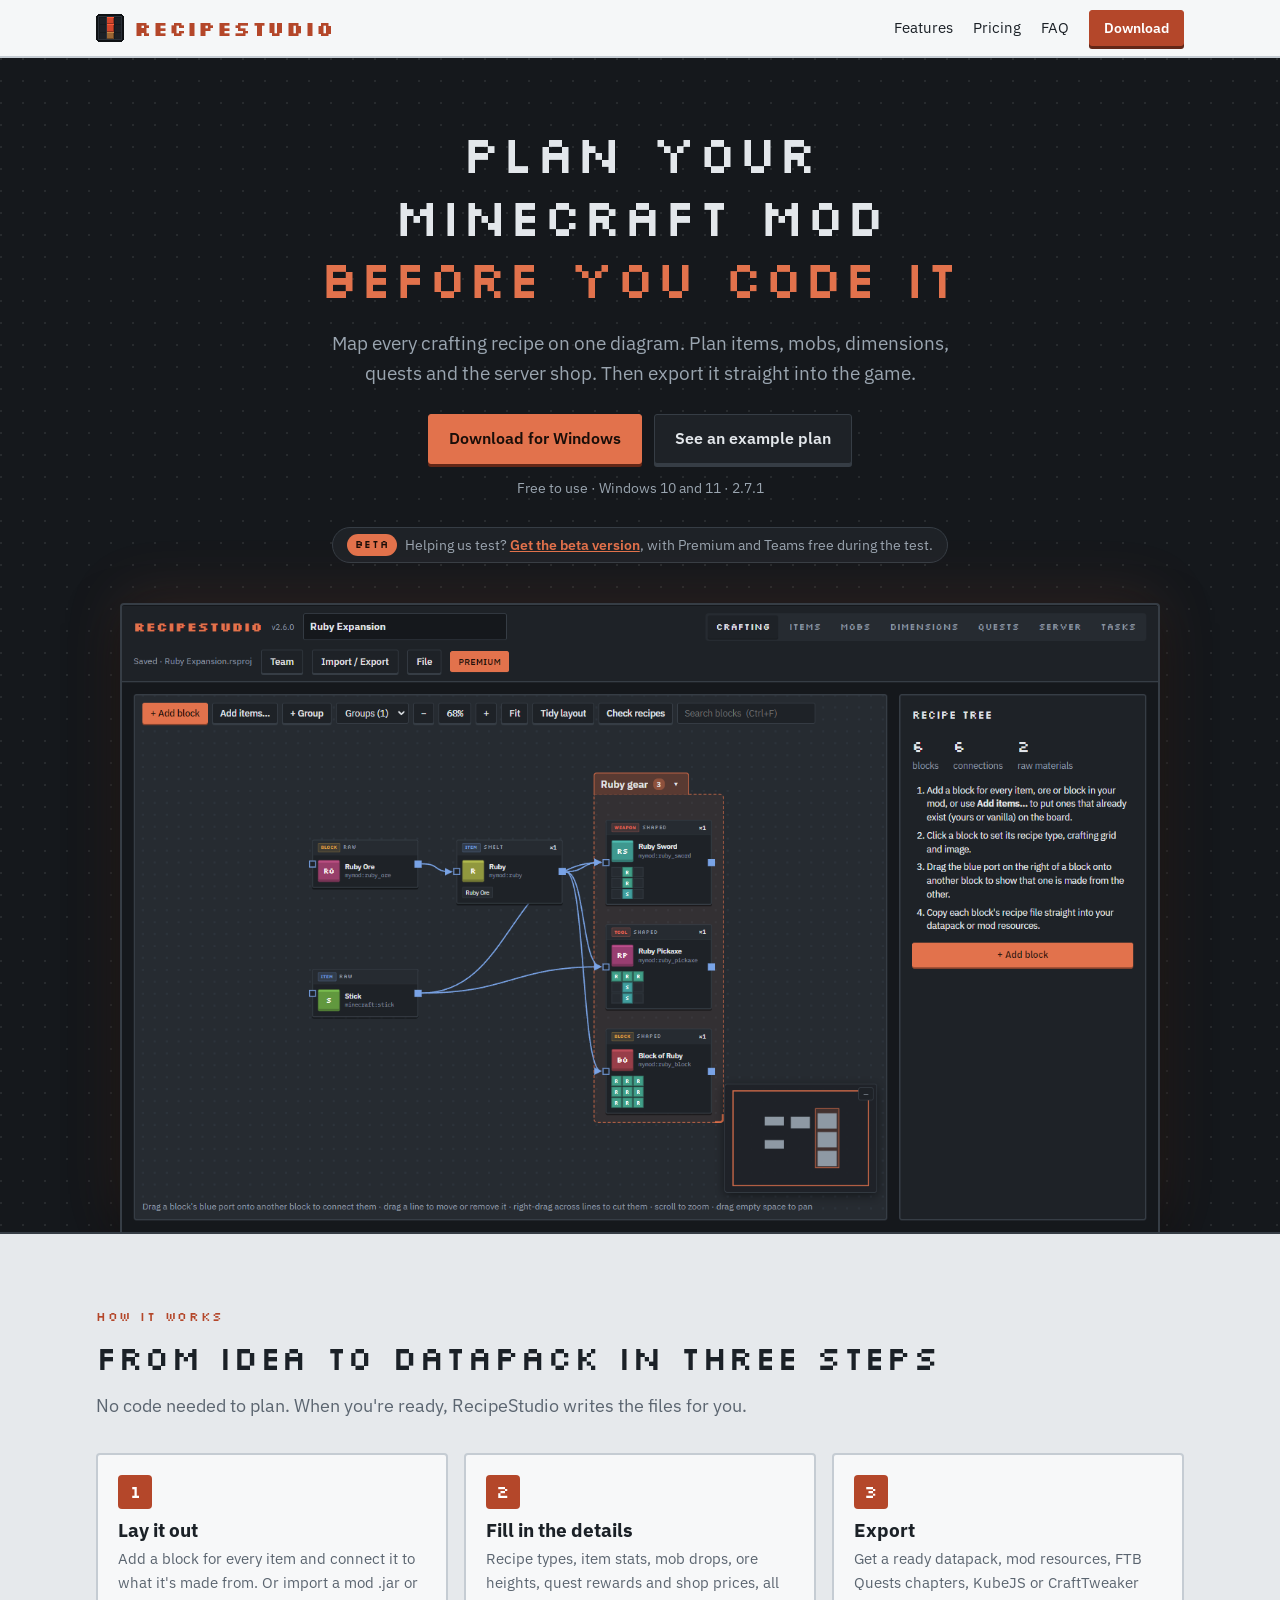
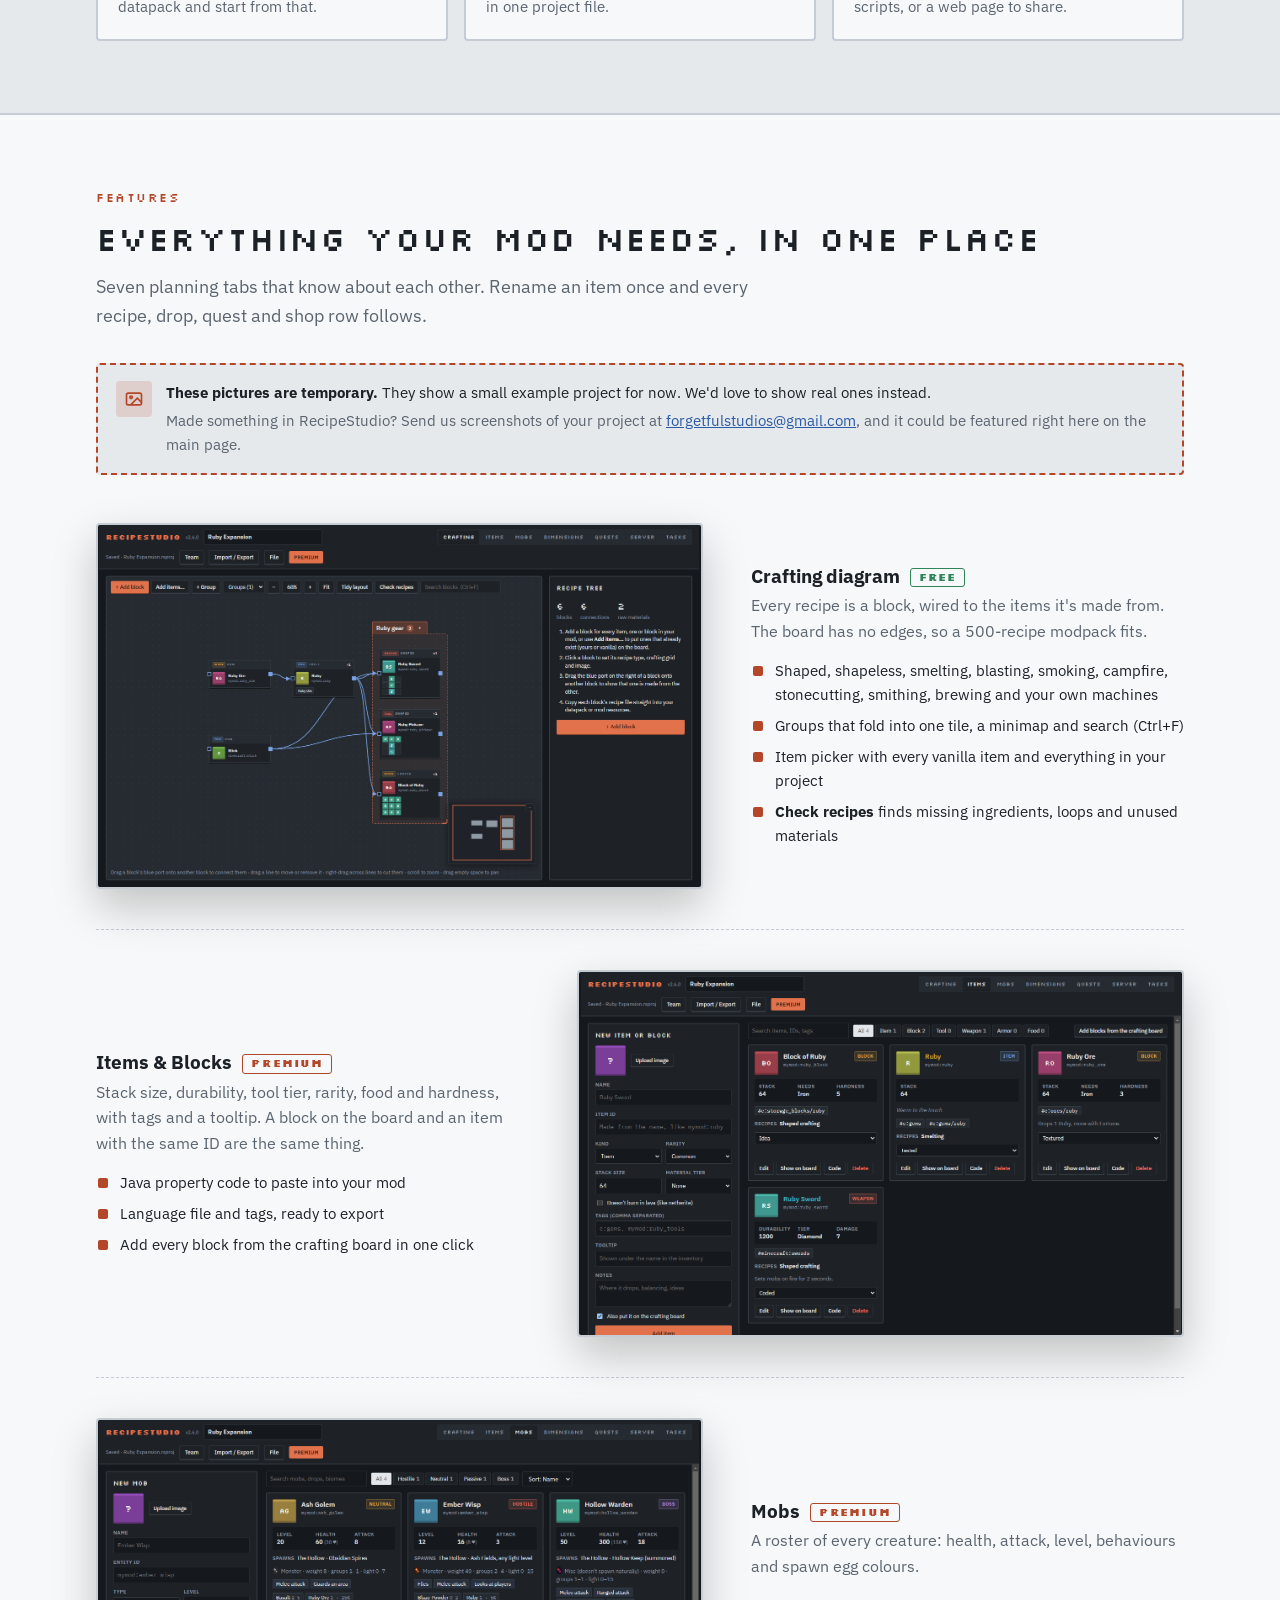
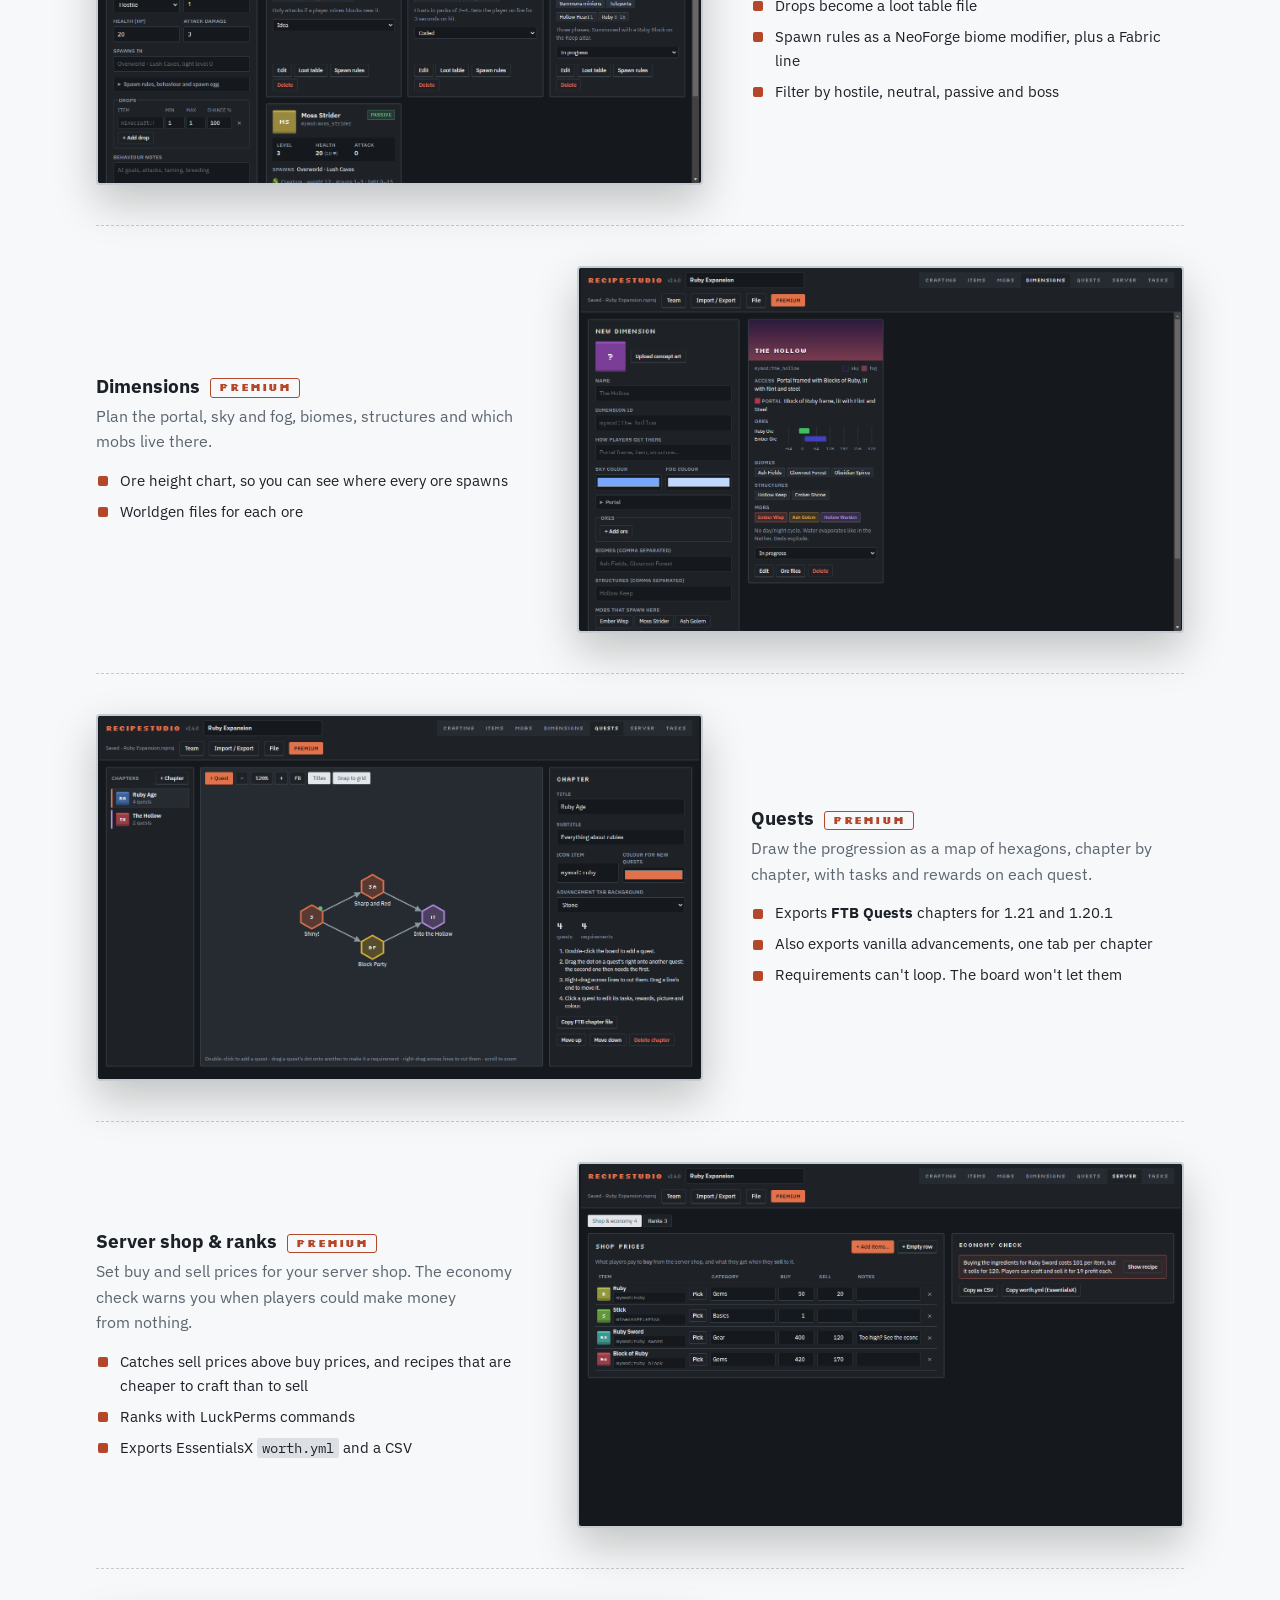
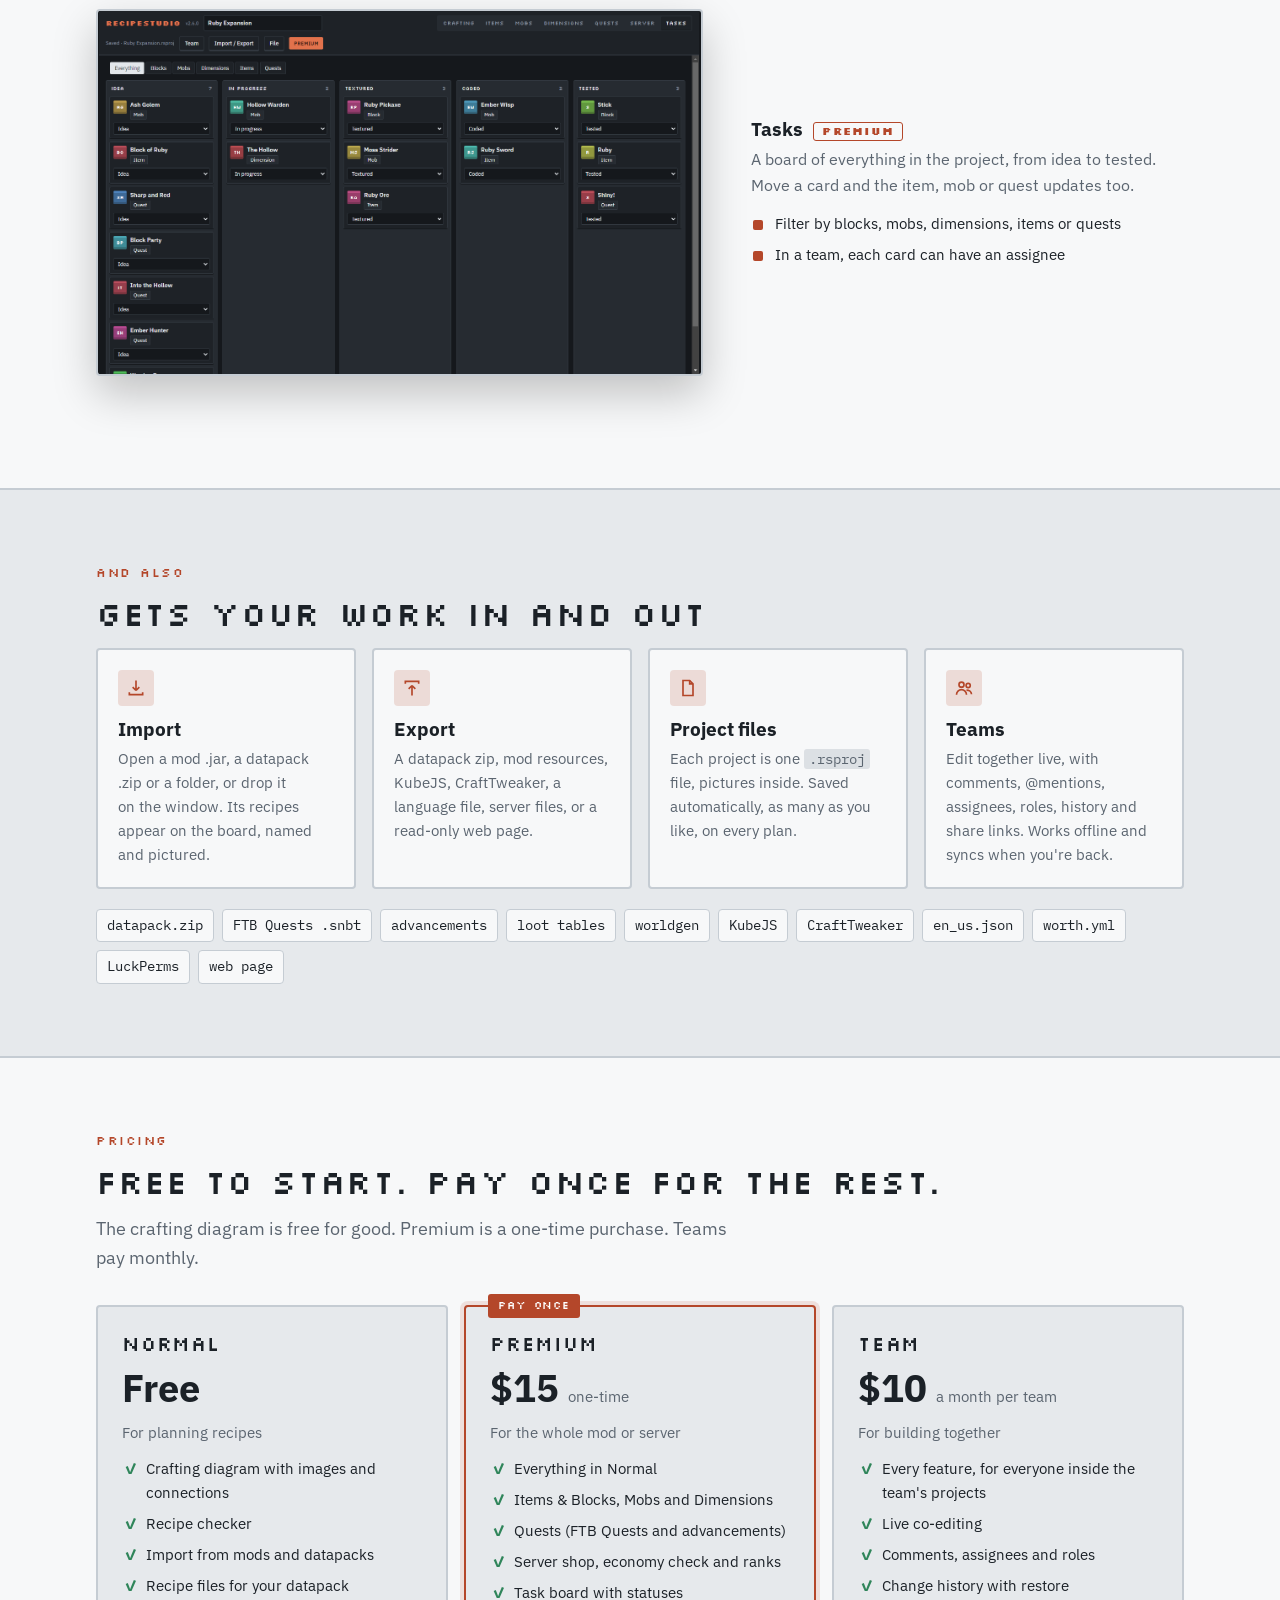
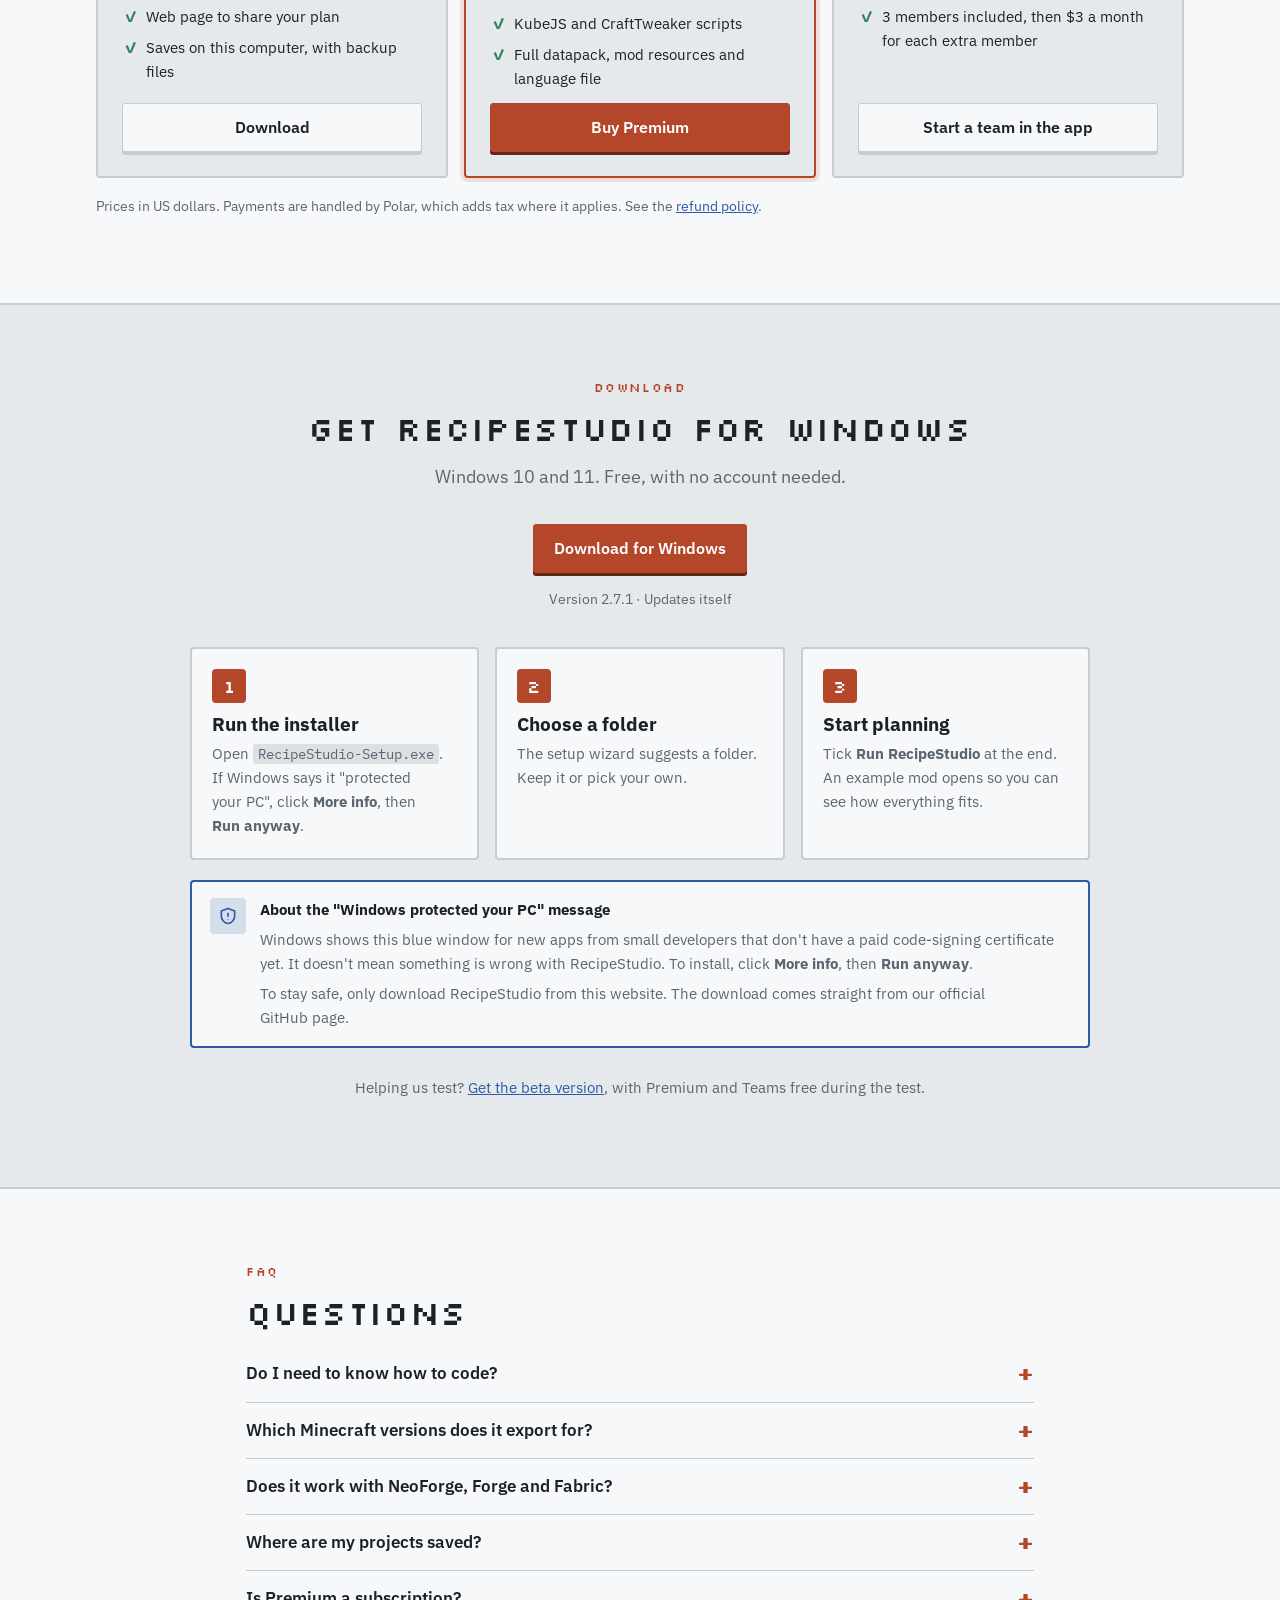
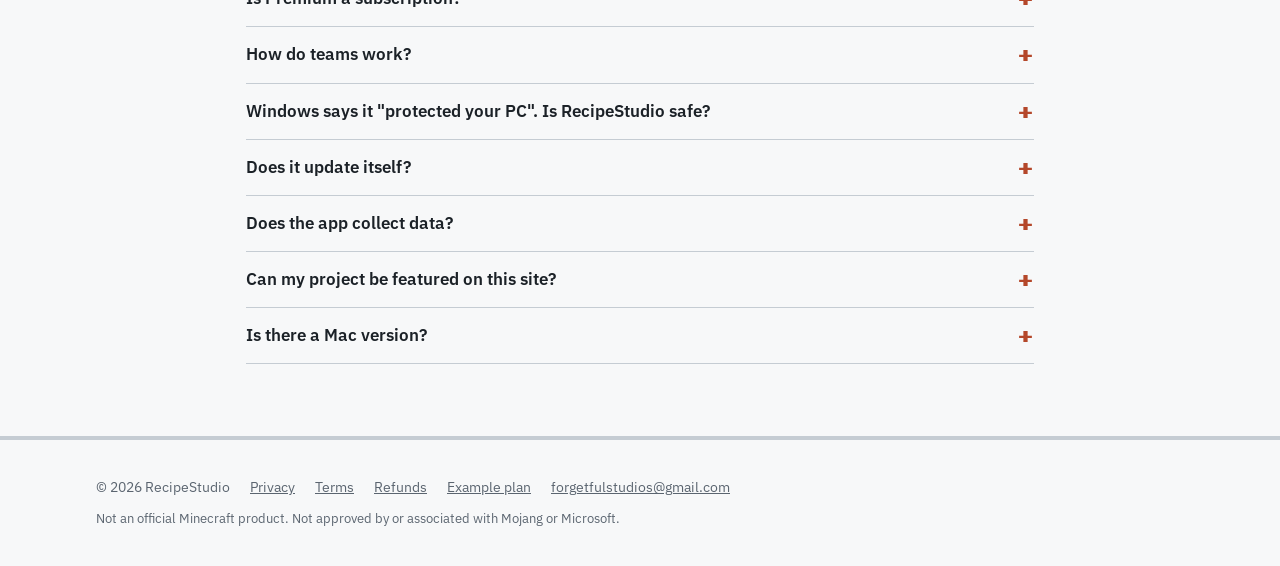
<file: index.html>
<!doctype html>
<html lang="en"><head>
<meta charset="utf-8">
<meta name="viewport" content="width=device-width, initial-scale=1">
<title>RecipeStudio · Plan your Minecraft mod or server</title>
<meta name="description" content="A Windows app for Minecraft modders and server owners. Map every crafting recipe on a diagram, plan items, mobs, dimensions, quests and the server shop, then export datapacks, FTB Quests, KubeJS and CraftTweaker.">
<meta property="og:title" content="RecipeStudio · Plan your Minecraft mod or server">
<meta property="og:description" content="Map every recipe on a diagram, plan items, mobs, dimensions, quests and shops, then export straight into the game.">
<meta property="og:image" content="img/crafting.png">
<meta name="theme-color" content="#15181C">
<link rel="icon" href="icon.png">
<link rel="preconnect" href="https://fonts.googleapis.com"><link rel="preconnect" href="https://fonts.gstatic.com" crossorigin="">
<link rel="stylesheet" href="https://fonts.googleapis.com/css2?family=Silkscreen:wght@400;700&amp;family=IBM+Plex+Sans:wght@400;600;700&amp;family=IBM+Plex+Mono&amp;display=swap">
<link rel="stylesheet" href="style.css">
<script src="site-config.js"></script>
</head>
<body>
<a class="skip" href="#main">Skip to content</a>
<header class="top"><div class="wrap">
  <a class="logo" href="./"><img src="icon.png" alt="">RECIPESTUDIO</a>
  <nav class="links" aria-label="Main"><a href="#features">Features</a><a href="#pricing">Pricing</a><a href="#faq">FAQ</a><a class="btn primary" href="#download">Download</a></nav>
</div></header>

<main id="main">
  <section class="hero"><div class="wrap">
    <div class="hero-copy">
      <h1>Plan your Minecraft mod <span>before you code it<br></span></h1>
      <p class="lead">Map every crafting recipe on one diagram. Plan items, mobs, dimensions, quests and the server shop. Then export it straight into the game.</p>
      <div class="btn-row"><a class="btn primary dl" href="#download">Download for Windows</a><a class="btn" href="example.html">See an example plan</a></div>
      <p class="small">Free to use · Windows 10 and 11 · <span data-version=""></span></p>
      <p class="beta-pill"><span class="tag-new">Beta</span><span>Helping us test? <a href="beta.html">Get the beta version</a>, with Premium and Teams free during the test.</span></p>
    </div>
    <div class="frame zoom"><img src="img/crafting.png" alt="The RecipeStudio crafting diagram: ore smelts into ruby, which is crafted into a sword, a pickaxe and a block, grouped as Ruby gear, with a minimap"></div>
  </div></section>

  <section><div class="wrap">
    <p class="eyebrow">How it works</p>
    <h2>From idea to datapack in three steps</h2>
    <p class="section-lead">No code needed to plan. When you're ready, RecipeStudio writes the files for you.</p>
    <div class="steps">
      <div class="step"><h3>Lay it out</h3><p>Add a block for every item and connect it to what it's made from. Or import a mod .jar or datapack and start from that.</p></div>
      <div class="step"><h3>Fill in the details</h3><p>Recipe types, item stats, mob drops, ore heights, quest rewards and shop prices, all in one project file.</p></div>
      <div class="step"><h3>Export</h3><p>Get a ready datapack, mod resources, FTB Quests chapters, KubeJS or CraftTweaker scripts, or a web page to share.</p></div>
    </div>
  </div></section>

  <section id="features" class="alt"><div class="wrap">
    <p class="eyebrow">Features</p>
    <h2>Everything your mod needs, in one place</h2>
    <p class="section-lead">Seven planning tabs that know about each other. Rename an item once and every recipe, drop, quest and shop row follows.</p>
    <div class="showcase-note">
      <div class="ico" aria-hidden="true"><svg viewBox="0 0 24 24" fill="none" stroke="currentColor" stroke-width="2"><rect x="3" y="5" width="18" height="14" rx="2"></rect><circle cx="8.5" cy="10" r="1.5"></circle><path d="M21 16l-5-5-8 8"></path></svg></div>
      <div>
        <p><b>These pictures are temporary.</b> They show a small example project for now. We'd love to show real ones instead.</p>
        <p>Made something in RecipeStudio? Send us screenshots of your project at <span data-contact="">forgetfulstudios@gmail.com</span>, and it could be featured right here on the main page.</p>
      </div>
    </div>

    <div class="feature">
      <div>
        <h3>Crafting diagram <span class="tag free">Free</span></h3>
        <p>Every recipe is a block, wired to the items it's made from. The board has no edges, so a 500-recipe modpack fits.</p>
        <ul class="ticks">
          <li>Shaped, shapeless, smelting, blasting, smoking, campfire, stonecutting, smithing, brewing and your own machines</li>
          <li>Groups that fold into one tile, a minimap and search (Ctrl+F)</li>
          <li>Item picker with every vanilla item and everything in your project</li>
          <li><b>Check recipes</b> finds missing ingredients, loops and unused materials</li>
        </ul>
      </div>
      <div class="frame zoom"><img src="img/crafting.png" alt="Crafting diagram with a folded group frame and minimap" loading="lazy"></div>
    </div>

    <div class="feature">
      <div>
        <h3>Items &amp; Blocks <span class="tag">Premium</span></h3>
        <p>Stack size, durability, tool tier, rarity, food and hardness, with tags and a tooltip. A block on the board and an item with the same ID are the same thing.</p>
        <ul class="ticks">
          <li>Java property code to paste into your mod</li>
          <li>Language file and tags, ready to export</li>
          <li>Add every block from the crafting board in one click</li>
        </ul>
      </div>
      <div class="frame zoom"><img src="img/items.png" alt="Items and blocks as cards with stats, tags and recipes" loading="lazy"></div>
    </div>

    <div class="feature">
      <div>
        <h3>Mobs <span class="tag">Premium</span></h3>
        <p>A roster of every creature: health, attack, level, behaviours and spawn egg colours.</p>
        <ul class="ticks">
          <li>Drops become a loot table file</li>
          <li>Spawn rules as a NeoForge biome modifier, plus a Fabric line</li>
          <li>Filter by hostile, neutral, passive and boss</li>
        </ul>
      </div>
      <div class="frame zoom"><img src="img/mobs.png" alt="Mob roster with stats, spawns, behaviours and drops" loading="lazy"></div>
    </div>

    <div class="feature">
      <div>
        <h3>Dimensions <span class="tag">Premium</span></h3>
        <p>Plan the portal, sky and fog, biomes, structures and which mobs live there.</p>
        <ul class="ticks">
          <li>Ore height chart, so you can see where every ore spawns</li>
          <li>Worldgen files for each ore</li>
        </ul>
      </div>
      <div class="frame zoom"><img src="img/dimensions.png" alt="A dimension card with portal, ore height chart, biomes and mobs" loading="lazy"></div>
    </div>

    <div class="feature">
      <div>
        <h3>Quests <span class="tag">Premium</span></h3>
        <p>Draw the progression as a map of hexagons, chapter by chapter, with tasks and rewards on each quest.</p>
        <ul class="ticks">
          <li>Exports <b>FTB Quests</b> chapters for 1.21 and 1.20.1</li>
          <li>Also exports vanilla advancements, one tab per chapter</li>
          <li>Requirements can't loop. The board won't let them</li>
        </ul>
      </div>
      <div class="frame zoom"><img src="img/quests.png" alt="Quest chapter drawn as connected hexagons" loading="lazy"></div>
    </div>

    <div class="feature">
      <div>
        <h3>Server shop &amp; ranks <span class="tag">Premium</span></h3>
        <p>Set buy and sell prices for your server shop. The economy check warns you when players could make money from nothing.</p>
        <ul class="ticks">
          <li>Catches sell prices above buy prices, and recipes that are cheaper to craft than to sell</li>
          <li>Ranks with LuckPerms commands</li>
          <li>Exports EssentialsX <code>worth.yml</code> and a CSV</li>
        </ul>
      </div>
      <div class="frame zoom"><img src="img/server.png" alt="Shop prices with an economy check warning about a profitable craft" loading="lazy"></div>
    </div>

    <div class="feature">
      <div>
        <h3>Tasks <span class="tag">Premium</span></h3>
        <p>A board of everything in the project, from idea to tested. Move a card and the item, mob or quest updates too.</p>
        <ul class="ticks">
          <li>Filter by blocks, mobs, dimensions, items or quests</li>
          <li>In a team, each card can have an assignee</li>
        </ul>
      </div>
      <div class="frame zoom"><img src="img/tasks.png" alt="Task board with columns Idea, In progress, Textured, Coded and Tested" loading="lazy"></div>
    </div>
  </div></section>

  <section><div class="wrap">
    <p class="eyebrow">And also</p>
    <h2>Gets your work in and out</h2>
    <div class="grid">
      <div class="card"><div class="ico"><svg viewBox="0 0 24 24" fill="none" stroke="currentColor" stroke-width="2"><path d="M12 3v12m0 0l-4-4m4 4l4-4M4 17v3h16v-3"></path></svg></div><h3>Import</h3><p>Open a mod .jar, a datapack .zip or a folder, or drop it on the window. Its recipes appear on the board, named and pictured.</p></div>
      <div class="card"><div class="ico"><svg viewBox="0 0 24 24" fill="none" stroke="currentColor" stroke-width="2"><path d="M12 21V9m0 0l-4 4m4-4l4 4M4 7V4h16v3"></path></svg></div><h3>Export</h3><p>A datapack zip, mod resources, KubeJS, CraftTweaker, a language file, server files, or a read-only web page.</p></div>
      <div class="card"><div class="ico"><svg viewBox="0 0 24 24" fill="none" stroke="currentColor" stroke-width="2"><path d="M6 3h8l4 4v14H6z"></path><path d="M14 3v4h4"></path></svg></div><h3>Project files</h3><p>Each project is one <code>.rsproj</code> file, pictures inside. Saved automatically, as many as you like, on every plan.</p></div>
      <div class="card"><div class="ico"><svg viewBox="0 0 24 24" fill="none" stroke="currentColor" stroke-width="2"><circle cx="9" cy="8" r="3"></circle><circle cx="17" cy="9" r="2.5"></circle><path d="M3 20c0-3.3 2.7-6 6-6s6 2.7 6 6M15 14.5c3 0 6 1.8 6 5"></path></svg></div><h3>Teams</h3><p>Edit together live, with comments, @mentions, assignees, roles, history and share links. Works offline and syncs when you're back.</p></div>
    </div>
    <div class="formats" aria-label="Export formats"><span>datapack.zip</span><span>FTB Quests .snbt</span><span>advancements</span><span>loot tables</span><span>worldgen</span><span>KubeJS</span><span>CraftTweaker</span><span>en_us.json</span><span>worth.yml</span><span>LuckPerms</span><span>web page</span></div>
  </div></section>

  <section id="pricing" class="alt"><div class="wrap">
    <p class="eyebrow">Pricing</p>
    <h2>Free to start. Pay once for the rest.</h2>
    <p class="section-lead">The crafting diagram is free for good. Premium is a one-time purchase. Teams pay monthly.</p>
    <div class="plans" id="plans"></div>
    <p class="small" style="margin-top:18px">Prices in US dollars. Payments are handled by Polar, which adds tax where it applies. See the <a href="refund.html">refund policy</a>.</p>
  </div></section>

  <section id="download" class="download"><div class="wrap">
    <p class="eyebrow">Download</p>
    <h2>Get RecipeStudio for Windows</h2>
    <p class="section-lead" style="margin-inline:auto">Windows 10 and 11. Free, with no account needed.</p>
    <p><a class="btn primary dl" href="#">Download for Windows</a></p>
    <p class="small">Version <span data-version=""></span> · Updates itself</p>
    <div class="install">
      <div class="step"><h3>Run the installer</h3><p>Open <code>RecipeStudio-Setup.exe</code>. If Windows says it "protected your PC", click <b>More info</b>, then <b>Run anyway</b>.</p></div>
      <div class="step"><h3>Choose a folder</h3><p>The setup wizard suggests a folder. Keep it or pick your own.</p></div>
      <div class="step"><h3>Start planning</h3><p>Tick <b>Run RecipeStudio</b> at the end. An example mod opens so you can see how everything fits.</p></div>
    </div>
    <div class="smartscreen-note" id="windows-warning">
      <div class="ico" aria-hidden="true"><svg viewBox="0 0 24 24" fill="none" stroke="currentColor" stroke-width="2"><path d="M12 3l8 3v6c0 4.5-3.4 8.3-8 9-4.6-.7-8-4.5-8-9V6z"></path><path d="M12 8v5M12 16v.5"></path></svg></div>
      <div>
        <p><b>About the "Windows protected your PC" message</b></p>
        <p>Windows shows this blue window for new apps from small developers that don't have a paid code-signing certificate yet. It doesn't mean something is wrong with RecipeStudio. To install, click <b>More info</b>, then <b>Run anyway</b>.</p>
        <p>To stay safe, only download RecipeStudio from this website. The download comes straight from our official GitHub page.</p>
      </div>
    </div>
    <p class="beta-link">Helping us test? <a href="beta.html">Get the beta version</a>, with Premium and Teams free during the test.</p>
  </div></section>

  <section id="faq" class="alt"><div class="wrap faq">
    <p class="eyebrow">FAQ</p>
    <h2>Questions</h2>
    <details><summary>Do I need to know how to code?</summary><p>No. You can plan everything without code, and export datapacks that work in any world. Mod developers also get recipe files, language files, tags and Java snippets.</p></details>
    <details><summary>Which Minecraft versions does it export for?</summary><p>Java Edition 1.21 and newer. FTB Quests chapters can also be made for 1.20.1. Scripts work with KubeJS 6 and 7, and CraftTweaker for 1.20 and newer.</p></details>
    <details><summary>Does it work with NeoForge, Forge and Fabric?</summary><p>Datapacks work on all of them. Mob spawn rules come as a NeoForge biome modifier plus a line for Fabric.</p></details>
    <details><summary>Where are my projects saved?</summary><p>On your computer, as <code>.rsproj</code> files in Documents\RecipeStudio. Team projects are also saved online so your team can work on them together, and you can keep working offline.</p></details>
    <details><summary>Is Premium a subscription?</summary><p>No. Premium is a one-time purchase with a license key. Only the Team plan is monthly, and you can cancel it whenever you like.</p></details>
    <details><summary>How do teams work?</summary><p>The team owner pays for the team in the app, then invites people by email or with an invite code. Everyone in the team gets every feature inside the team's projects. <span id="teamPrice"></span></p></details>
    <details><summary>Windows says it "protected your PC". Is RecipeStudio safe?</summary><p>Yes. Windows shows that message for new apps from small developers that don't have a paid code-signing certificate yet. Click <b>More info</b>, then <b>Run anyway</b>. Only download RecipeStudio from this website, so you know you have the real one.</p></details>
    <details><summary>Does it update itself?</summary><p>Yes. New versions download in the background and install when you close the app.</p></details>
    <details><summary>Does the app collect data?</summary><p>It sends anonymous counts of which features are used, which you can switch off in the File menu. Your projects stay private. See the <a href="privacy.html">privacy policy</a>.</p></details>
    <details><summary>Can my project be featured on this site?</summary><p>Yes, please! The screenshots on this page are temporary. Send screenshots of your project to <span data-contact="">forgetfulstudios@gmail.com</span>, with the name you'd like shown, and we may feature it on the main page.</p></details>
    <details><summary>Is there a Mac version?</summary><p>Not yet. RecipeStudio is Windows only for now.</p></details>
  </div></section>
</main>

<footer><div class="wrap">
  <span>© <span id="year"></span> RecipeStudio</span>
  <a href="privacy.html">Privacy</a><a href="terms.html">Terms</a><a href="refund.html">Refunds</a><a href="example.html">Example plan</a>
  <span data-contact=""></span>
  <span class="fine">Not an official Minecraft product. Not approved by or associated with Mojang or Microsoft.</span>
</div></footer>

<script src="common.js"></script>
<script>
(() => {
  const S = window.SITE || {}, p = Object.assign({ premium: 12, teamMonthly: 10, teamIncludedMembers: 3, teamExtraMember: 3, currency: 'USD' }, S.pricing || {});
  const money = n => new Intl.NumberFormat('en-US', { style: 'currency', currency: p.currency || 'USD', minimumFractionDigits: Number.isInteger(n) ? 0 : 2 }).format(n);
  const esc = s => String(s ?? '').replace(/[&<>"']/g, c => ({ '&': '&amp;', '<': '&lt;', '>': '&gt;', '"': '&quot;', "'": '&#39;' }[c]));
  // Same defaults as the app's plan screen (app/src/premium.js); config.json's planText overrides them.
  const T = Object.assign({
    normal: ['Crafting diagram with images and connections', 'Recipe checker', 'Import from mods and datapacks', 'Recipe files for your datapack', 'Web page to share your plan', 'Saves on this computer, with backup files'],
    premium: ['Everything in Normal', 'Items & Blocks, Mobs and Dimensions', 'Quests (FTB Quests and advancements)', 'Server shop, economy check and ranks', 'Task board with statuses', 'KubeJS and CraftTweaker scripts', 'Full datapack, mod resources and language file'],
    team: ["Every feature, for everyone inside the team's projects", 'Live co-editing', 'Comments, assignees and roles', 'Change history with restore']
  }, S.planText || {});
  const li = l => l.map(t => `<li>${esc(t)}</li>`).join('');
  const seats = `${esc(p.teamIncludedMembers)} members included, then ${money(p.teamExtraMember)} a month for each extra member`;
  document.getElementById('plans').innerHTML = `
    <div class="plan"><h3>Normal</h3><p class="price">Free</p><p class="who">For planning recipes</p><ul>${li(T.normal)}</ul><a class="btn dl" href="#download">Download</a></div>
    <div class="plan featured"><span class="badge">Pay once</span><h3>Premium</h3><p class="price">${money(p.premium)} <small>one-time</small></p><p class="who">For the whole mod or server</p><ul>${li(T.premium)}</ul>${S.premiumBuyUrl ? `<a class="btn primary" href="${esc(S.premiumBuyUrl)}">Buy Premium</a>` : `<a class="btn primary dl" href="#download">Get it in the app</a>`}</div>
    <div class="plan"><h3>Team</h3><p class="price">${money(p.teamMonthly)} <small>a month per team</small></p><p class="who">For building together</p><ul>${li(T.team)}<li>${seats}</li></ul><a class="btn" href="#download">Start a team in the app</a></div>`;
  document.getElementById('teamPrice').textContent = `It costs ${money(p.teamMonthly)} a month with ${p.teamIncludedMembers} members included, then ${money(p.teamExtraMember)} a month for each extra member.`;
})();
</script>



</body></html>
</file>
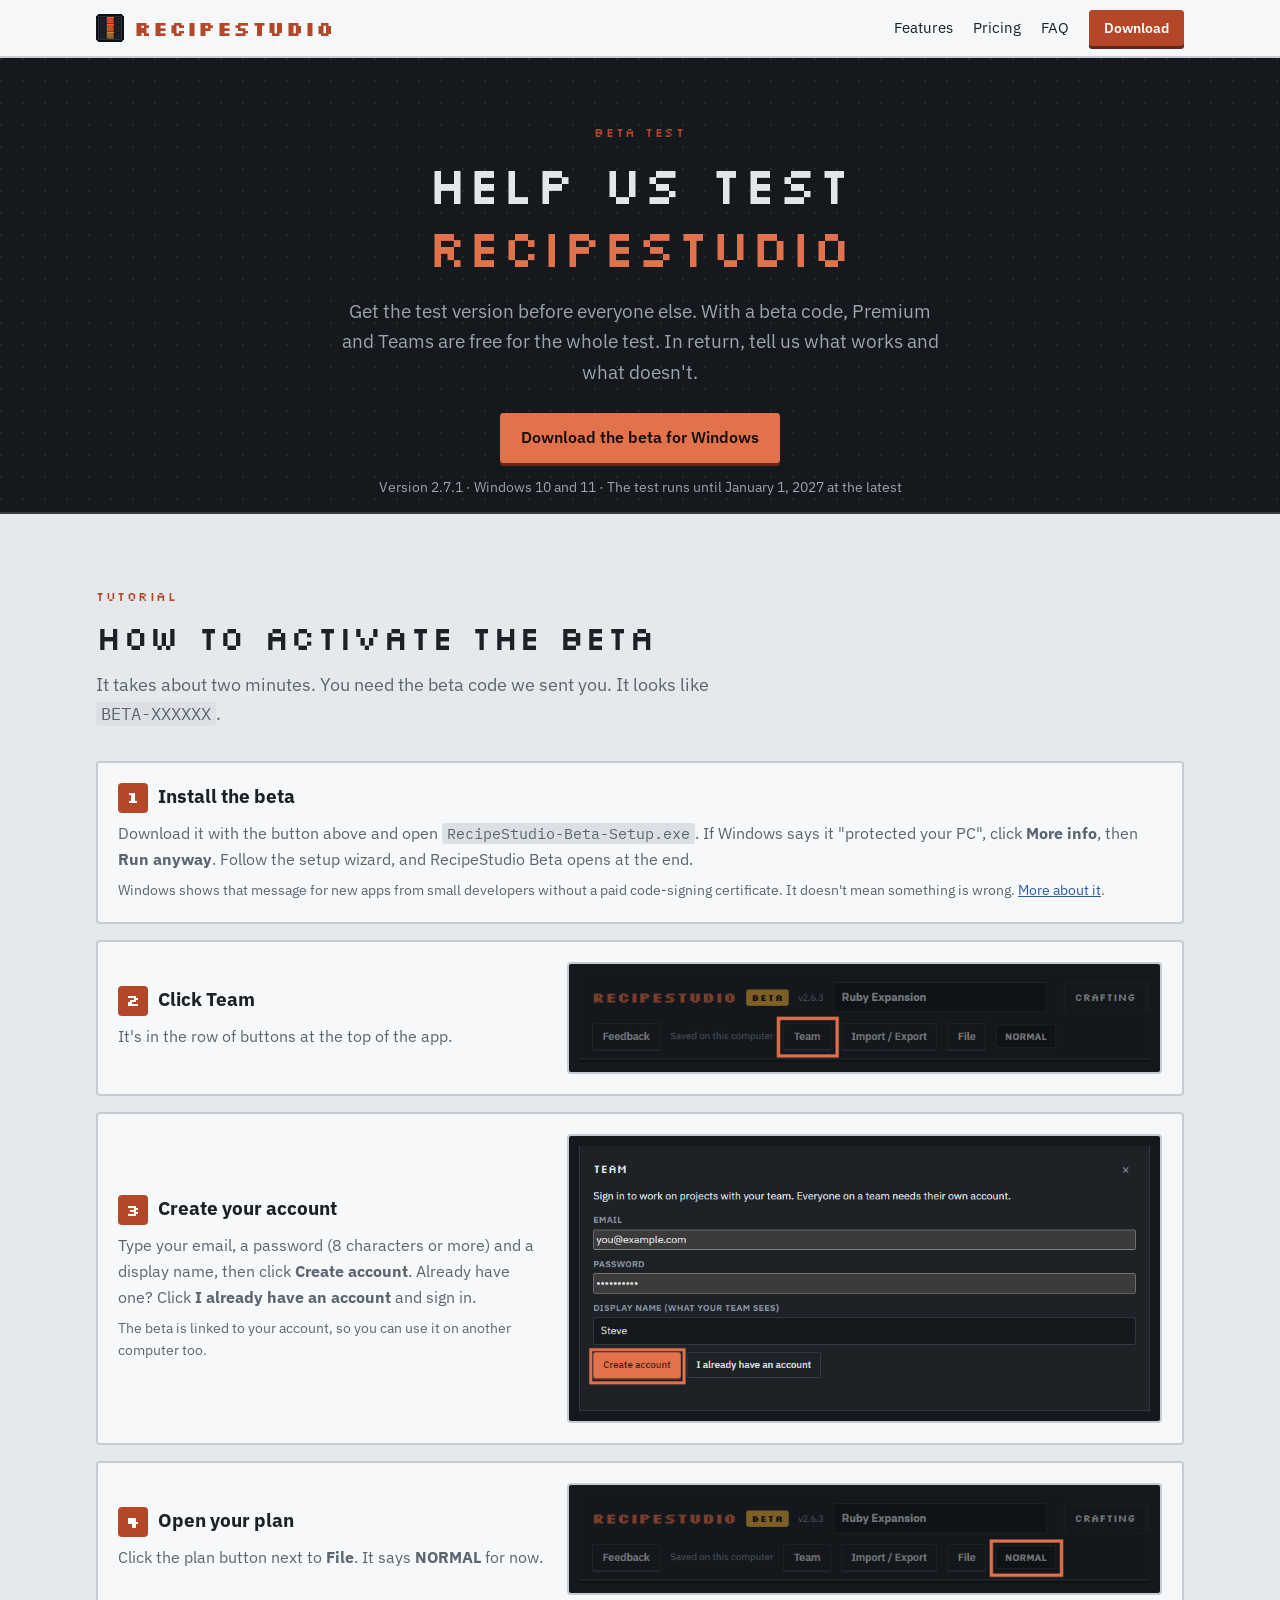
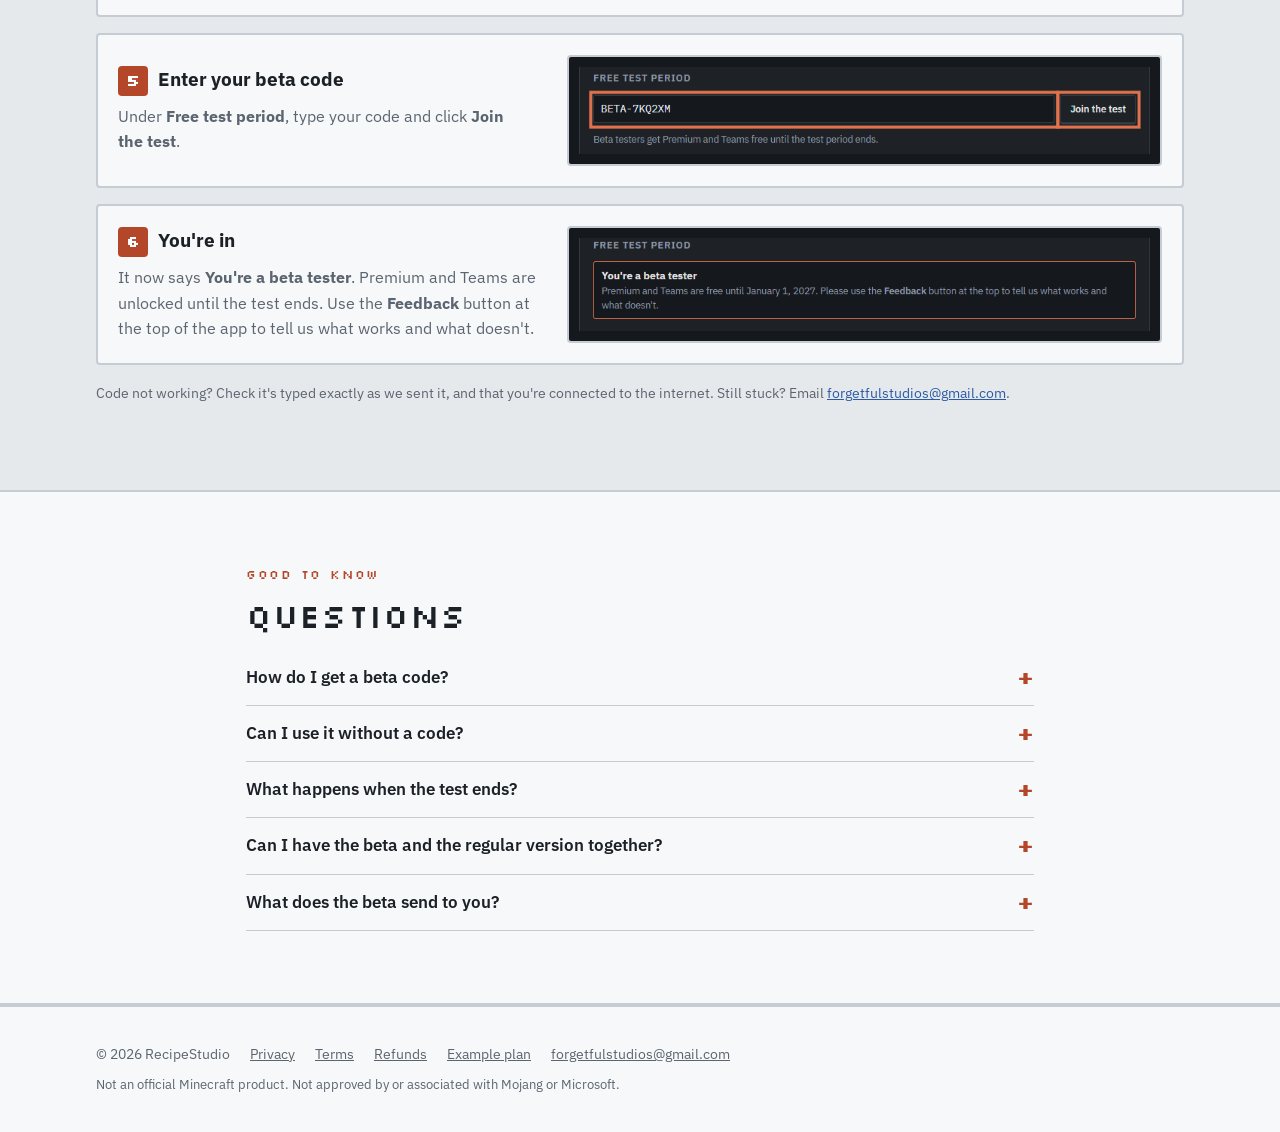
<file: beta.html>
<!doctype html>
<html lang="en">
<head>
<meta charset="utf-8">
<meta name="viewport" content="width=device-width, initial-scale=1">
<title>Beta test · RecipeStudio</title>
<meta name="description" content="Help test RecipeStudio before it launches: download the test version and get Premium and Teams free during the test.">
<meta name="robots" content="noindex">
<link rel="icon" href="icon.png">
<link rel="preconnect" href="https://fonts.googleapis.com"><link rel="preconnect" href="https://fonts.gstatic.com" crossorigin>
<link rel="stylesheet" href="https://fonts.googleapis.com/css2?family=Silkscreen:wght@400;700&family=IBM+Plex+Sans:wght@400;600;700&family=IBM+Plex+Mono&display=swap">
<link rel="stylesheet" href="style.css">
<script src="site-config.js"></script>
</head>
<body>
<header class="top"><div class="wrap"><a class="logo" href="./"><img src="icon.png" alt="">RECIPESTUDIO</a><nav class="links" aria-label="Main"><a href="index.html#features">Features</a><a href="index.html#pricing">Pricing</a><a href="index.html#faq">FAQ</a><a class="btn primary" href="index.html#download">Download</a></nav></div></header>

<main>
  <section class="hero"><div class="wrap">
    <div class="hero-copy">
      <p class="eyebrow">Beta test</p>
      <h1>Help us test <span>RecipeStudio</span></h1>
      <p class="lead">Get the test version before everyone else. With a beta code, Premium and Teams are free for the whole test. In return, tell us what works and what doesn't.</p>
      <div class="btn-row"><a class="btn primary dl-beta" href="#">Download the beta for Windows</a></div>
      <p class="small">Version <span data-version></span> · Windows 10 and 11 · The test runs until <span data-beta-ends></span> at the latest</p>
    </div>
  </div></section>

  <section><div class="wrap">
    <p class="eyebrow">Tutorial</p>
    <h2>How to activate the beta</h2>
    <p class="section-lead">It takes about two minutes. You need the beta code we sent you. It looks like <code>BETA-XXXXXX</code>.</p>
    <ol class="tut">
      <li class="tut-step"><div class="tut-text"><h3>Install the beta</h3><p>Download it with the button above and open <code>RecipeStudio-Beta-Setup.exe</code>. If Windows says it "protected your PC", click <b>More info</b>, then <b>Run anyway</b>. Follow the setup wizard, and RecipeStudio Beta opens at the end.</p><p class="small">Windows shows that message for new apps from small developers without a paid code-signing certificate. It doesn't mean something is wrong. <a href="index.html#windows-warning">More about it</a>.</p></div></li>
      <li class="tut-step"><div class="tut-text"><h3>Click Team</h3><p>It's in the row of buttons at the top of the app.</p></div><div class="tut-pic"><img src="img/beta/step-team-button.png" alt="The top of the app, with the Team button marked" loading="lazy"></div></li>
      <li class="tut-step"><div class="tut-text"><h3>Create your account</h3><p>Type your email, a password (8 characters or more) and a display name, then click <b>Create account</b>. Already have one? Click <b>I already have an account</b> and sign in.</p><p class="small">The beta is linked to your account, so you can use it on another computer too.</p></div><div class="tut-pic"><img src="img/beta/step-create-account.png" alt="The Team window with email, password and display name filled in, and the Create account button marked" loading="lazy"></div></li>
      <li class="tut-step"><div class="tut-text"><h3>Open your plan</h3><p>Click the plan button next to <b>File</b>. It says <b>NORMAL</b> for now.</p></div><div class="tut-pic"><img src="img/beta/step-plan-button.png" alt="The top of the app, with the NORMAL plan button marked" loading="lazy"></div></li>
      <li class="tut-step"><div class="tut-text"><h3>Enter your beta code</h3><p>Under <b>Free test period</b>, type your code and click <b>Join the test</b>.</p></div><div class="tut-pic"><img src="img/beta/step-enter-code.png" alt="The Free test period box with a beta code typed in and the Join the test button marked" loading="lazy"></div></li>
      <li class="tut-step"><div class="tut-text"><h3>You're in</h3><p>It now says <b>You're a beta tester</b>. Premium and Teams are unlocked until the test ends. Use the <b>Feedback</b> button at the top of the app to tell us what works and what doesn't.</p></div><div class="tut-pic"><img src="img/beta/step-joined.png" alt="The message You're a beta tester, with the date the free test ends" loading="lazy"></div></li>
    </ol>
    <p class="small" style="margin-top:18px">Code not working? Check it's typed exactly as we sent it, and that you're connected to the internet. Still stuck? Email <span data-contact>forgetfulstudios@gmail.com</span>.</p>
  </div></section>

  <section class="alt"><div class="wrap faq">
    <p class="eyebrow">Good to know</p>
    <h2>Questions</h2>
    <details><summary>How do I get a beta code?</summary><p>Ask us at <span data-contact>forgetfulstudios@gmail.com</span>. Codes are limited, so tell us a little about your mod or server.</p></details>
    <details><summary>Can I use it without a code?</summary><p>Yes. Without a code it works like the free Normal plan.</p></details>
    <details><summary>What happens when the test ends?</summary><p>The beta stops working on the last day of the test and offers to save your project. Then install the regular version from the <a href="index.html#download">download page</a> and open your project there. Your projects are files on your computer, so nothing is lost.</p></details>
    <details><summary>Can I have the beta and the regular version together?</summary><p>Yes. They're separate apps with their own settings. They share your project files in Documents\RecipeStudio.</p></details>
    <details><summary>What does the beta send to you?</summary><p>Your feedback, error reports when something breaks, and counts of which features are used. Never your project content. See the <a href="privacy.html">privacy policy</a>.</p></details>
  </div></section>
</main>

<footer><div class="wrap">
  <span>© <span id="year"></span> RecipeStudio</span>
  <a href="privacy.html">Privacy</a><a href="terms.html">Terms</a><a href="refund.html">Refunds</a><a href="example.html">Example plan</a>
  <span data-contact></span>
  <span class="fine">Not an official Minecraft product. Not approved by or associated with Mojang or Microsoft.</span>
</div></footer>
<script src="common.js"></script>
</body>
</html>
</file>
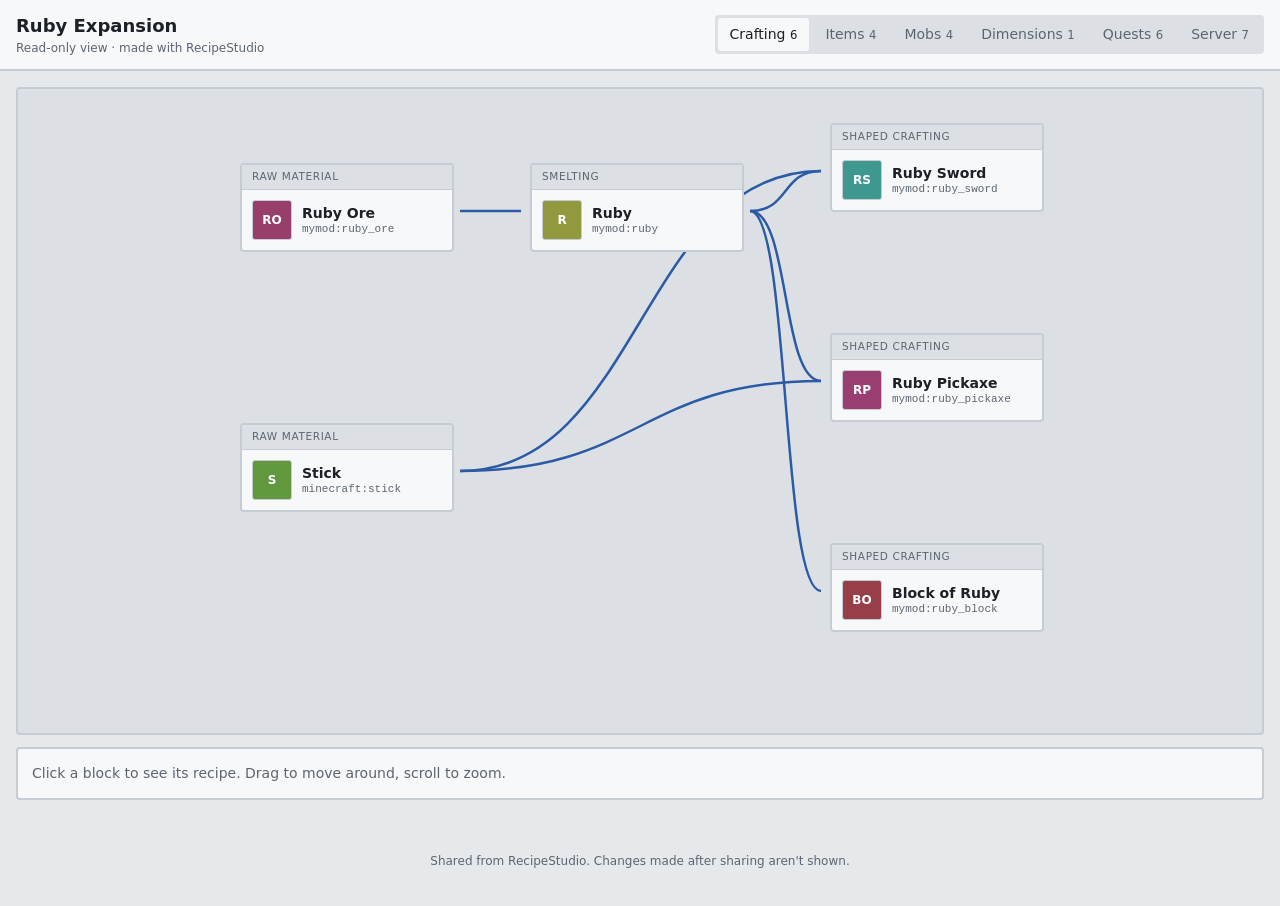
<file: example.html>
<!doctype html><html lang="en"><head><meta charset="utf-8"><meta name="viewport" content="width=device-width, initial-scale=1"><title>Ruby Expansion · RecipeStudio</title><style>
  :root{--bg:#E6E9EC;--panel:#F7F8F9;--sunk:#DCE0E4;--ink:#1B2127;--muted:#5B6570;--line:#C5CCD3;--accent:#B4472A;--lapis:#2C5BA6}
  @media (prefers-color-scheme:dark){:root{--bg:#15181C;--panel:#1E2227;--sunk:#262B31;--ink:#E3E7EB;--muted:#8E99A4;--line:#363D45;--accent:#E2724C;--lapis:#79A3E6}}
  *{box-sizing:border-box}body{margin:0;background:var(--bg);color:var(--ink);font:14px/1.5 system-ui,-apple-system,"Segoe UI",sans-serif}
  .v-top{display:flex;gap:12px 20px;align-items:center;flex-wrap:wrap;padding:12px 16px;background:var(--panel);border-bottom:2px solid var(--line)}
  .v-top h1{margin:0;font-size:18px}.v-top .by{color:var(--muted);font-size:12px}.v-sp{flex:1}
  .v-tabs{display:flex;gap:4px;flex-wrap:wrap;background:var(--sunk);padding:3px;border-radius:4px}
  .v-tabs button{border:0;background:none;padding:6px 12px;border-radius:3px;cursor:pointer;color:var(--muted);font:inherit}
  .v-tabs button[aria-pressed=true]{background:var(--panel);color:var(--ink)}
  main{padding:16px;max-width:1500px;margin:0 auto}
  .v-board{position:relative;height:72vh;overflow:hidden;border:2px solid var(--line);border-radius:4px;background:var(--sunk);cursor:grab;touch-action:none}
  .v-world{position:absolute;left:0;top:0;transform-origin:0 0}
  .v-node{position:absolute;width:214px;background:var(--panel);border:2px solid var(--line);border-radius:4px;cursor:pointer}
  .v-node.sel{border-color:var(--accent)}
  .v-nh{font-size:10.5px;letter-spacing:.06em;text-transform:uppercase;color:var(--muted);padding:4px 10px;border-bottom:1px solid var(--line);background:var(--sunk)}
  .v-nb{display:flex;gap:10px;align-items:center;padding:10px}.v-nb b{display:block;line-height:1.25}.v-id{font:11px ui-monospace,Consolas,monospace;color:var(--muted);overflow-wrap:anywhere}
  .v-th{display:inline-grid;place-items:center;flex:none;border-radius:3px;overflow:hidden;background:var(--sunk);border:1px solid var(--line)}
  .v-th img{width:100%;height:100%;object-fit:contain;image-rendering:pixelated}.v-th.ph{background:hsl(var(--h) 42% 42%);color:#fff;font-weight:700;font-size:12px}
  svg.v-edges{position:absolute;left:0;top:0;overflow:visible;pointer-events:none}svg.v-edges path{fill:none;stroke:var(--lapis);stroke-width:2.5}
  .v-side{margin-top:12px;background:var(--panel);border:2px solid var(--line);border-radius:4px;padding:14px;display:grid;gap:8px}
  .v-grid3{display:grid;grid-template-columns:repeat(3,64px);gap:4px}.v-grid3 span{height:64px;border:1px solid var(--line);background:var(--bg);display:grid;place-items:center;font-size:10px;text-align:center;overflow:hidden;padding:2px}
  .v-grid3 img{width:36px;height:36px;image-rendering:pixelated}
  .v-cards{display:grid;grid-template-columns:repeat(auto-fill,minmax(280px,1fr));gap:14px}
  .v-card{background:var(--panel);border:2px solid var(--line);border-radius:4px;padding:14px;display:grid;gap:8px;align-content:start}
  .v-card h3{margin:0;font-size:16px}.v-row{display:flex;gap:12px;align-items:center}
  .v-tags{display:flex;flex-wrap:wrap;gap:4px}.v-tag{font-size:12px;background:var(--sunk);border:1px solid var(--line);padding:1px 7px;border-radius:2px}
  .v-muted{color:var(--muted)}.v-lbl{font-size:11px;text-transform:uppercase;letter-spacing:.06em;color:var(--muted);font-weight:600}
  table{width:100%;border-collapse:collapse}th,td{text-align:left;padding:6px 8px;border-bottom:1px solid var(--line)}th{font-size:11px;text-transform:uppercase;letter-spacing:.06em;color:var(--muted)}
  .v-q{padding:6px 10px;border-left:3px solid var(--accent);background:var(--panel);border-radius:3px;margin:4px 0}
  .v-empty{padding:32px;text-align:center;color:var(--muted);border:2px dashed var(--line);border-radius:4px}
  .v-foot{color:var(--muted);font-size:12px;text-align:center;padding:24px}
  @media (max-width:640px){.v-board{height:60vh}}</style></head><body><div id="app"></div><script>function RSViewerFactory() {
  const esc = s => String(s ?? '').replace(/[&<>"']/g, c => ({ '&': '&amp;', '<': '&lt;', '>': '&gt;', '"': '&quot;', "'": '&#39;' }[c]));
  const hue = s => { let h = 7; for (const c of String(s)) h = (h * 31 + c.charCodeAt(0)) % 360; return h; };
  const ini = s => (String(s || '').trim().split(/\s+/).map(w => w[0]).join('').slice(0, 2) || '?').toUpperCase();
  const short = s => String(s || '').split(':').pop().replace(/_/g, ' ').replace(/\b\w/g, c => c.toUpperCase());
  const img = (src, name, size = 40) => src ? `<span class="v-th" style="width:${size}px;height:${size}px"><img src="${src}" alt=""></span>` : `<span class="v-th ph" style="width:${size}px;height:${size}px;--h:${hue(name)}">${esc(ini(name))}</span>`;
  const TYPES = { raw: 'Raw material', shaped: 'Shaped crafting', shapeless: 'Shapeless crafting', smelting: 'Smelting', blasting: 'Blasting', smoking: 'Smoking', campfire: 'Campfire', stonecutting: 'Stonecutting', smithing: 'Smithing', brewing: 'Brewing', custom: 'Custom machine' };
  const css = `
  :root{--bg:#E6E9EC;--panel:#F7F8F9;--sunk:#DCE0E4;--ink:#1B2127;--muted:#5B6570;--line:#C5CCD3;--accent:#B4472A;--lapis:#2C5BA6}
  @media (prefers-color-scheme:dark){:root{--bg:#15181C;--panel:#1E2227;--sunk:#262B31;--ink:#E3E7EB;--muted:#8E99A4;--line:#363D45;--accent:#E2724C;--lapis:#79A3E6}}
  *{box-sizing:border-box}body{margin:0;background:var(--bg);color:var(--ink);font:14px/1.5 system-ui,-apple-system,"Segoe UI",sans-serif}
  .v-top{display:flex;gap:12px 20px;align-items:center;flex-wrap:wrap;padding:12px 16px;background:var(--panel);border-bottom:2px solid var(--line)}
  .v-top h1{margin:0;font-size:18px}.v-top .by{color:var(--muted);font-size:12px}.v-sp{flex:1}
  .v-tabs{display:flex;gap:4px;flex-wrap:wrap;background:var(--sunk);padding:3px;border-radius:4px}
  .v-tabs button{border:0;background:none;padding:6px 12px;border-radius:3px;cursor:pointer;color:var(--muted);font:inherit}
  .v-tabs button[aria-pressed=true]{background:var(--panel);color:var(--ink)}
  main{padding:16px;max-width:1500px;margin:0 auto}
  .v-board{position:relative;height:72vh;overflow:hidden;border:2px solid var(--line);border-radius:4px;background:var(--sunk);cursor:grab;touch-action:none}
  .v-world{position:absolute;left:0;top:0;transform-origin:0 0}
  .v-node{position:absolute;width:214px;background:var(--panel);border:2px solid var(--line);border-radius:4px;cursor:pointer}
  .v-node.sel{border-color:var(--accent)}
  .v-nh{font-size:10.5px;letter-spacing:.06em;text-transform:uppercase;color:var(--muted);padding:4px 10px;border-bottom:1px solid var(--line);background:var(--sunk)}
  .v-nb{display:flex;gap:10px;align-items:center;padding:10px}.v-nb b{display:block;line-height:1.25}.v-id{font:11px ui-monospace,Consolas,monospace;color:var(--muted);overflow-wrap:anywhere}
  .v-th{display:inline-grid;place-items:center;flex:none;border-radius:3px;overflow:hidden;background:var(--sunk);border:1px solid var(--line)}
  .v-th img{width:100%;height:100%;object-fit:contain;image-rendering:pixelated}.v-th.ph{background:hsl(var(--h) 42% 42%);color:#fff;font-weight:700;font-size:12px}
  svg.v-edges{position:absolute;left:0;top:0;overflow:visible;pointer-events:none}svg.v-edges path{fill:none;stroke:var(--lapis);stroke-width:2.5}
  .v-side{margin-top:12px;background:var(--panel);border:2px solid var(--line);border-radius:4px;padding:14px;display:grid;gap:8px}
  .v-grid3{display:grid;grid-template-columns:repeat(3,64px);gap:4px}.v-grid3 span{height:64px;border:1px solid var(--line);background:var(--bg);display:grid;place-items:center;font-size:10px;text-align:center;overflow:hidden;padding:2px}
  .v-grid3 img{width:36px;height:36px;image-rendering:pixelated}
  .v-cards{display:grid;grid-template-columns:repeat(auto-fill,minmax(280px,1fr));gap:14px}
  .v-card{background:var(--panel);border:2px solid var(--line);border-radius:4px;padding:14px;display:grid;gap:8px;align-content:start}
  .v-card h3{margin:0;font-size:16px}.v-row{display:flex;gap:12px;align-items:center}
  .v-tags{display:flex;flex-wrap:wrap;gap:4px}.v-tag{font-size:12px;background:var(--sunk);border:1px solid var(--line);padding:1px 7px;border-radius:2px}
  .v-muted{color:var(--muted)}.v-lbl{font-size:11px;text-transform:uppercase;letter-spacing:.06em;color:var(--muted);font-weight:600}
  table{width:100%;border-collapse:collapse}th,td{text-align:left;padding:6px 8px;border-bottom:1px solid var(--line)}th{font-size:11px;text-transform:uppercase;letter-spacing:.06em;color:var(--muted)}
  .v-q{padding:6px 10px;border-left:3px solid var(--accent);background:var(--panel);border-radius:3px;margin:4px 0}
  .v-empty{padding:32px;text-align:center;color:var(--muted);border:2px dashed var(--line);border-radius:4px}
  .v-foot{color:var(--muted);font-size:12px;text-align:center;padding:24px}
  @media (max-width:640px){.v-board{height:60vh}}`;

  function render(root, P) {
    P = P || {}; const C = P.crafting || { nodes: [], edges: [] };
    const tabs = [['crafting', 'Crafting', C.nodes.length], ['items', 'Items', (P.items || []).length], ['mobs', 'Mobs', (P.mobs || []).length], ['dims', 'Dimensions', (P.dims || []).length], ['quests', 'Quests', (P.quests || []).length], ['server', 'Server', (P.shop || []).length + (P.ranks || []).length]].filter(t => t[2] || t[0] === 'crafting');
    let tab = 'crafting', sel = null, view = { x: 30, y: 30, z: 0.8 };
    const byRef = s => { const t = String(s || '').toLowerCase(); return C.nodes.find(n => (n.itemId || '').toLowerCase() === t || (n.name || '').toLowerCase() === t); };
    const pic = s => byRef(s)?.img || (P.items || []).find(i => (i.itemId || '').toLowerCase() === String(s || '').toLowerCase())?.img || null;
    root.innerHTML = `<header class="v-top"><div><h1>${esc(P.name || 'Project')}</h1><div class="by">Read-only view · made with RecipeStudio</div></div><span class="v-sp"></span><nav class="v-tabs">${tabs.map(([v, l, n]) => `<button data-t="${v}">${l} <small>${n}</small></button>`).join('')}</nav></header><main id="v-main"></main><p class="v-foot">Shared from RecipeStudio. Changes made after sharing aren't shown.</p>`;
    const main = root.querySelector('#v-main');
    function show() {
      root.querySelectorAll('[data-t]').forEach(b => b.setAttribute('aria-pressed', b.dataset.t === tab));
      if (tab === 'crafting') return board();
      const list = (arr, fn, none) => arr.length ? `<div class="v-cards">${arr.map(fn).join('')}</div>` : `<div class="v-empty">${none}</div>`;
      if (tab === 'items') main.innerHTML = list(P.items || [], it => `<article class="v-card"><div class="v-row">${img(it.img || pic(it.itemId), it.name, 48)}<div><h3>${esc(it.name)}</h3><div class="v-id">${esc(it.itemId)}</div></div></div><div class="v-tags"><span class="v-tag">${esc(it.kind)}</span>${it.rarity && it.rarity !== 'common' ? `<span class="v-tag">${esc(it.rarity)}</span>` : ''}${String(it.tags || '').split(',').filter(t => t.trim()).map(t => `<span class="v-tag">#${esc(t.trim())}</span>`).join('')}</div>${it.tooltip ? `<i class="v-muted">${esc(it.tooltip)}</i>` : ''}${it.notes ? `<p class="v-muted" style="margin:0">${esc(it.notes)}</p>` : ''}</article>`, 'No items.');
      if (tab === 'mobs') main.innerHTML = list(P.mobs || [], m => `<article class="v-card"><div class="v-row">${img(m.img, m.name, 56)}<div><h3>${esc(m.name)}</h3><div class="v-id">${esc(m.entityId)}</div></div></div><div class="v-tags"><span class="v-tag">${esc(m.type)}</span><span class="v-tag">Level ${esc(m.level)}</span><span class="v-tag">${esc(m.health)} HP</span><span class="v-tag">${esc(m.damage)} damage</span></div>${m.spawn ? `<div><span class="v-lbl">Spawns</span> ${esc(m.spawn)}</div>` : ''}${(m.drops || []).length ? `<div><span class="v-lbl">Drops</span> ${m.drops.map(d => `${esc(short(d.item))} ${esc(d.min)}${d.max != d.min ? '–' + esc(d.max) : ''}${d.chance < 100 ? ` (${esc(d.chance)}%)` : ''}`).join(', ')}</div>` : ''}${(m.ai || []).length ? `<div class="v-tags">${m.ai.map(a => `<span class="v-tag">${esc(a)}</span>`).join('')}</div>` : ''}${m.notes ? `<p class="v-muted" style="margin:0">${esc(m.notes)}</p>` : ''}</article>`, 'No mobs.');
      if (tab === 'dims') main.innerHTML = list(P.dims || [], d => `<article class="v-card"><div style="height:70px;margin:-14px -14px 0;border-radius:2px 2px 0 0;background:linear-gradient(${esc(d.sky)},${esc(d.fog)});display:flex;align-items:flex-end;padding:8px 14px"><h3 style="color:#fff;text-shadow:0 1px 2px #000">${esc(d.name)}</h3></div><div class="v-id">${esc(d.dimId)}</div>${d.access ? `<div><span class="v-lbl">Access</span> ${esc(d.access)}</div>` : ''}${d.biomes ? `<div><span class="v-lbl">Biomes</span> ${esc(d.biomes)}</div>` : ''}${d.structures ? `<div><span class="v-lbl">Structures</span> ${esc(d.structures)}</div>` : ''}${(d.ores || []).length ? `<div><span class="v-lbl">Ores</span> ${d.ores.map(o => `${esc(short(o.item))} (Y ${esc(o.minY)} to ${esc(o.maxY)})`).join(', ')}</div>` : ''}${d.notes ? `<p class="v-muted" style="margin:0">${esc(d.notes)}</p>` : ''}</article>`, 'No dimensions.');
      if (tab === 'quests') {
        // Chapters, each a small map of hexagon quests with lines to what they need.
        const qs = P.quests || [], chs = [...(P.chapters || [])].sort((a, b) => (a.order || 0) - (b.order || 0)), byId = id => qs.find(q => q.id === id);
        const HEX = '25,1.5 46.6,13.75 46.6,36.25 25,48.5 3.4,36.25 3.4,13.75';
        const map = list => {
          if (!list.length) return '<p class="v-muted">No quests in this chapter.</p>';
          const x0 = Math.min(...list.map(q => q.x)) - 30, y0 = Math.min(...list.map(q => q.y)) - 10, x1 = Math.max(...list.map(q => q.x)) + 80, y1 = Math.max(...list.map(q => q.y)) + 90;
          const lines = list.flatMap(q => (q.deps || []).map(byId).filter(d => d && d.chapter === q.chapter).map(d => `<line x1="${d.x + 25}" y1="${d.y + 25}" x2="${q.x + 25}" y2="${q.y + 25}"/>`)).join('');
          const hexes = list.map(q => { const p = q.img || pic(q.icon); return `<g transform="translate(${q.x} ${q.y})"><title>${esc(q.title)}${q.subtitle ? ' · ' + esc(q.subtitle) : ''}</title><polygon points="${HEX}" style="fill:color-mix(in srgb, ${esc(q.color || '#79A3E6')} 30%, var(--panel));stroke:${esc(q.color || '#79A3E6')};stroke-width:3"/>${p ? `<image href="${p}" x="12" y="12" width="26" height="26" style="image-rendering:pixelated"/>` : ''}<text x="25" y="64" text-anchor="middle" style="font-size:10px;fill:var(--ink)">${esc(String(q.title || '').slice(0, 18))}</text></g>`; }).join('');
          return `<svg viewBox="${x0} ${y0} ${x1 - x0} ${y1 - y0}" style="width:100%;max-height:60vh;background:var(--sunk);border-radius:4px" role="img" aria-label="Quest map"><g style="stroke:var(--muted);stroke-width:2.5">${lines}</g>${hexes}</svg>`;
        };
        const detail = q => `<div class="v-q"><b>${esc(q.title)}</b>${q.subtitle ? ` <span class="v-muted">${esc(q.subtitle)}</span>` : ''}${(q.deps || []).length ? `<div class="v-muted" style="font-size:13px">Needs: ${q.deps.map(byId).filter(Boolean).map(d => esc(d.title)).join(', ')}</div>` : ''}</div>`;
        main.innerHTML = qs.length ? chs.map(c => { const list = qs.filter(q => q.chapter === c.id); return `<section style="margin-bottom:24px"><h3 style="margin:0 0 8px">${esc(c.title)}</h3>${c.subtitle ? `<p class="v-muted" style="margin:0 0 8px">${esc(c.subtitle)}</p>` : ''}${map(list)}${list.map(detail).join('')}</section>`; }).join('') : '<div class="v-empty">No quests.</div>';
      }
      if (tab === 'server') main.innerHTML = `${(P.shop || []).length ? `<h3>Shop</h3><table><thead><tr><th>Item</th><th>Category</th><th>Buy</th><th>Sell</th></tr></thead><tbody>${P.shop.filter(s => s.item).map(s => `<tr><td>${esc(short(s.item))}</td><td>${esc(s.category || '')}</td><td>${esc(s.buy ?? '')}</td><td>${esc(s.sell ?? '')}</td></tr>`).join('')}</tbody></table>` : ''}
        ${(P.ranks || []).length ? `<h3>Ranks</h3><div class="v-cards">${P.ranks.map(r => `<article class="v-card"><h3>${esc(r.name)}</h3>${r.cost ? `<div>${esc(r.cost)}</div>` : ''}${r.notes ? `<p class="v-muted" style="margin:0">${esc(r.notes)}</p>` : ''}</article>`).join('')}</div>` : ''}`;
    }
    function board() {
      if (!C.nodes.length) { main.innerHTML = '<div class="v-empty">No recipes.</div>'; return; }
      const W = 214, nodeH = n => n.type === 'shaped' ? 160 : 96;
      let x0 = Infinity, y0 = Infinity, x1 = -Infinity, y1 = -Infinity;
      C.nodes.forEach(n => { x0 = Math.min(x0, n.x); y0 = Math.min(y0, n.y); x1 = Math.max(x1, n.x + W); y1 = Math.max(y1, n.y + nodeH(n)); });
      const by = id => C.nodes.find(n => n.id === id);
      const paths = C.edges.map(e => { const a = by(e.from), b = by(e.to); if (!a || !b) return ''; const ax = a.x + W + 6, ay = a.y + 48, bx = b.x - 9, by2 = b.y + 48, dx = Math.max(40, Math.abs(bx - ax) / 2); return `<path d="M${ax} ${ay} C${ax + dx} ${ay} ${bx - dx} ${by2} ${bx} ${by2}"/>`; }).join('');
      main.innerHTML = `<div class="v-board" id="v-board"><div class="v-world" id="v-world"><svg class="v-edges" style="left:${x0 - 200}px;top:${y0 - 200}px" width="${x1 - x0 + 400}" height="${y1 - y0 + 400}" viewBox="${x0 - 200} ${y0 - 200} ${x1 - x0 + 400} ${y1 - y0 + 400}">${paths}</svg>
        ${C.nodes.map(n => `<div class="v-node${sel === n.id ? ' sel' : ''}" data-n="${esc(n.id)}" style="left:${n.x}px;top:${n.y}px"><div class="v-nh">${esc(n.type === 'custom' && n.machine ? n.machine : TYPES[n.type] || n.type)}${n.count > 1 ? ` · ×${esc(n.count)}` : ''}</div><div class="v-nb">${img(n.img, n.name)}<div><b>${esc(n.name)}</b><div class="v-id">${esc(n.itemId)}</div></div></div></div>`).join('')}</div></div><div id="v-side"></div>`;
      const bd = main.querySelector('#v-board'), w = main.querySelector('#v-world');
      const apply = () => { w.style.transform = `translate(${view.x}px,${view.y}px) scale(${view.z})`; };
      // Fit everything in view; again whenever the size changes, until the viewer moves around themselves.
      const fitView = () => {
        const r = bd.getBoundingClientRect(); if (r.width < 80 || r.height < 80) return;
        view.z = Math.min(1, Math.max(0.1, Math.min((r.width - 60) / (x1 - x0), (r.height - 60) / (y1 - y0))));
        view.x = (r.width - (x1 - x0) * view.z) / 2 - x0 * view.z; view.y = (r.height - (y1 - y0) * view.z) / 2 - y0 * view.z; apply();
      };
      if (!board.moved) fitView(); else apply();
      if (window.ResizeObserver) new ResizeObserver(() => { if (!board.moved) fitView(); }).observe(bd);
      let drag = null;
      bd.onpointerdown = e => { const n = e.target.closest('[data-n]'); if (n) { sel = n.dataset.n; side(); bd.querySelectorAll('.v-node').forEach(x => x.classList.toggle('sel', x.dataset.n === sel)); return; } drag = { x: e.clientX, y: e.clientY, vx: view.x, vy: view.y }; bd.setPointerCapture(e.pointerId); };
      bd.onpointermove = e => { if (!drag) return; board.moved = true; view.x = drag.vx + e.clientX - drag.x; view.y = drag.vy + e.clientY - drag.y; apply(); };
      bd.onpointerup = () => { drag = null; };
      bd.onwheel = e => { e.preventDefault(); board.moved = true; const rr = bd.getBoundingClientRect(), mx = e.clientX - rr.left, my = e.clientY - rr.top, f = e.deltaY < 0 ? 1.1 : 1 / 1.1, nz = Math.min(3, Math.max(0.05, view.z * f)); view.x = mx - (mx - view.x) * nz / view.z; view.y = my - (my - view.y) * nz / view.z; view.z = nz; apply(); };
      side();
    }
    function side() {
      const el = main.querySelector('#v-side'); if (!el) return;
      const n = C.nodes.find(x => x.id === sel);
      if (!n) { el.innerHTML = '<div class="v-side v-muted">Click a block to see its recipe. Drag to move around, scroll to zoom.</div>'; return; }
      const grid = n.type === 'shaped' ? `<div class="v-grid3">${(n.grid || []).map((g, i) => { const p = (n.gridImgs || [])[i] || pic(g); return `<span title="${esc(g)}">${p ? `<img src="${p}" alt="">` : esc(g ? short(g) : '')}</span>`; }).join('')}</div>` : '';
      const ins = n.type !== 'shaped' && n.type !== 'raw' ? String(n.inputs || '').split('\n').filter(Boolean) : [];
      el.innerHTML = `<div class="v-side"><div class="v-row">${img(n.img, n.name, 48)}<div><h3 style="margin:0">${esc(n.name)}</h3><div class="v-id">${esc(n.itemId)}</div></div></div><div class="v-lbl">${esc(TYPES[n.type] || n.type)}${n.count > 1 ? ` · makes ${esc(n.count)}` : ''}</div>${grid}${ins.length ? `<div class="v-tags">${ins.map(i => `<span class="v-tag">${esc(short(i))}</span>`).join('')}</div>` : ''}${n.notes ? `<p class="v-muted" style="margin:0">${esc(n.notes)}</p>` : ''}</div>`;
    }
    root.querySelectorAll('[data-t]').forEach(b => b.onclick = () => { tab = b.dataset.t; show(); });
    show();
  }
  return { css, render };
}
RSViewerFactory().render(document.getElementById('app'), {"name":"Ruby Expansion","example":true,"crafting":{"view":{"x":30,"y":60,"z":0.9},"nodes":[{"id":"n1","name":"Ruby Ore","itemId":"mymod:ruby_ore","type":"raw","x":40,"y":40,"count":1,"grid":["","","","","","","","",""],"inputs":"","notes":"Generates in the Overworld between Y −16 and Y 32. Dropped by Ash Golems.","img":null,"status":"tested"},{"id":"n2","name":"Ruby","itemId":"mymod:ruby","type":"smelting","x":330,"y":40,"count":1,"grid":["","","","","","","","",""],"inputs":"mymod:ruby_ore","notes":"","img":null,"status":"tested"},{"id":"n3","name":"Stick","itemId":"minecraft:stick","type":"raw","x":40,"y":300,"count":1,"grid":["","","","","","","","",""],"inputs":"","notes":"","img":null,"status":"tested"},{"id":"n4","name":"Ruby Sword","itemId":"mymod:ruby_sword","type":"shaped","x":630,"y":0,"count":1,"grid":["","mymod:ruby","","","mymod:ruby","","","minecraft:stick",""],"inputs":"","notes":"","img":null,"status":"coded"},{"id":"n5","name":"Ruby Pickaxe","itemId":"mymod:ruby_pickaxe","type":"shaped","x":630,"y":210,"count":1,"grid":["mymod:ruby","mymod:ruby","mymod:ruby","","minecraft:stick","","","minecraft:stick",""],"inputs":"","notes":"","img":null,"status":"textured"},{"id":"n6","name":"Block of Ruby","itemId":"mymod:ruby_block","type":"shaped","x":630,"y":420,"count":1,"grid":["mymod:ruby","mymod:ruby","mymod:ruby","mymod:ruby","mymod:ruby","mymod:ruby","mymod:ruby","mymod:ruby","mymod:ruby"],"inputs":"","notes":"Used to summon the Hollow Warden.","img":null,"status":"idea"}],"edges":[{"id":"xgkb09ev","from":"n1","to":"n2"},{"id":"jmt8ot8i","from":"n2","to":"n4"},{"id":"kpt1cwce","from":"n3","to":"n4"},{"id":"cz6iqu4b","from":"n2","to":"n5"},{"id":"wrohlo1q","from":"n3","to":"n5"},{"id":"qm8vi35a","from":"n2","to":"n6"}]},"mobs":[{"id":"m1","name":"Ember Wisp","entityId":"mymod:ember_wisp","type":"Hostile","level":12,"health":16,"damage":3,"spawn":"The Hollow · Ash Fields, any light level","notes":"Floats in packs of 2–4. Sets the player on fire for 3 seconds on hit.","category":"monster","weight":40,"groupMin":2,"groupMax":4,"lightMin":0,"lightMax":15,"biomes":"mymod:ash_fields","ai":["Flies","Melee attack","Looks at players"],"eggA":"#3A1E14","eggB":"#FF8A3D","drops":[{"item":"minecraft:blaze_powder","min":0,"max":2,"chance":100},{"item":"mymod:ruby","min":1,"max":1,"chance":5}],"img":null,"status":"coded"},{"id":"m2","name":"Moss Strider","entityId":"mymod:moss_strider","type":"Passive","level":3,"health":20,"damage":0,"spawn":"Overworld · Lush Caves","notes":"Can be bred with glow berries. Leaves moss behind as it walks.","category":"creature","weight":12,"groupMin":1,"groupMax":3,"lightMin":0,"lightMax":15,"biomes":"minecraft:lush_caves","ai":["Wanders","Tempted by food","Breedable"],"eggA":"#4F6B2A","eggB":"#A8D45A","drops":[{"item":"minecraft:moss_block","min":1,"max":2,"chance":100}],"img":null,"status":"textured"},{"id":"m3","name":"Ash Golem","entityId":"mymod:ash_golem","type":"Neutral","level":20,"health":60,"damage":8,"spawn":"The Hollow · Obsidian Spires","notes":"Only attacks if a player mines blocks near it.","category":"monster","weight":8,"groupMin":1,"groupMax":1,"lightMin":0,"lightMax":7,"biomes":"mymod:obsidian_spires","ai":["Melee attack","Guards an area"],"eggA":"#2B2B2E","eggB":"#8E8E96","drops":[{"item":"minecraft:basalt","min":2,"max":5,"chance":100},{"item":"mymod:ruby_ore","min":1,"max":1,"chance":25}],"img":null,"status":"idea"},{"id":"m4","name":"Hollow Warden","entityId":"mymod:hollow_warden","type":"Boss","level":50,"health":300,"damage":18,"spawn":"The Hollow · Hollow Keep (summoned)","notes":"Three phases. Summoned with a Ruby Block on the Keep altar.","category":"misc","weight":0,"groupMin":1,"groupMax":1,"lightMin":0,"lightMax":15,"biomes":"","ai":["Melee attack","Ranged attack","Summons minions","Teleports"],"eggA":"#1A0F24","eggB":"#C2304A","drops":[{"item":"mymod:hollow_heart","min":1,"max":1,"chance":100},{"item":"mymod:ruby","min":8,"max":16,"chance":100}],"img":null,"status":"progress"}],"dims":[{"id":"d1","name":"The Hollow","dimId":"mymod:the_hollow","access":"Portal framed with Blocks of Ruby, lit with flint and steel","sky":"#2B1A3D","fog":"#7A3B4F","biomes":"Ash Fields, Glowroot Forest, Obsidian Spires","structures":"Hollow Keep, Ember Shrine","mobs":["m1","m3","m4"],"notes":"No day/night cycle. Water evaporates like in the Nether. Beds explode.","img":null,"status":"progress","frame":"mymod:ruby_block","igniter":"minecraft:flint_and_steel","portalColor":"#C2304A","ores":[{"item":"mymod:ruby_ore","deepslate":"mymod:deepslate_ruby_ore","minY":-16,"maxY":32,"size":6,"count":5,"shape":"trapezoid","replaces":"both","biomes":"#minecraft:is_overworld"},{"item":"mymod:ember_ore","deepslate":"","minY":10,"maxY":110,"size":9,"count":8,"shape":"uniform","replaces":"netherrack","biomes":"mymod:ash_fields"}]}],"items":[{"id":"i1","name":"Ruby","itemId":"mymod:ruby","kind":"item","stack":64,"tier":"","rarity":"uncommon","tags":"c:gems, c:gems/ruby","tooltip":"Warm to the touch","notes":"","img":null,"status":"tested"},{"id":"i2","name":"Ruby Ore","itemId":"mymod:ruby_ore","kind":"block","stack":64,"tier":"iron","rarity":"common","tags":"c:ores/ruby","hardness":3,"resistance":3,"tool":"pickaxe","light":0,"notes":"Drops 1 Ruby, more with Fortune.","img":null,"status":"textured"},{"id":"i3","name":"Ruby Sword","itemId":"mymod:ruby_sword","kind":"weapon","stack":1,"durability":1200,"tier":"diamond","rarity":"rare","tags":"minecraft:swords","damage":7,"speed":1.6,"notes":"Sets mobs on fire for 2 seconds.","img":null,"status":"coded"},{"id":"i4","name":"Block of Ruby","itemId":"mymod:ruby_block","kind":"block","stack":64,"tier":"iron","rarity":"common","tags":"c:storage_blocks/ruby","hardness":5,"resistance":6,"tool":"pickaxe","light":4,"notes":"","img":null,"status":"idea"}],"chapters":[{"id":"c1","title":"Ruby Age","subtitle":"Everything about rubies","icon":"mymod:ruby","color":"#E2724C","order":0,"background":"stone"},{"id":"c2","title":"The Hollow","subtitle":"A world of ash and embers","icon":"mymod:ruby_block","color":"#B58AE0","order":1,"background":"nether"}],"quests":[{"id":"q1","chapter":"c1","x":35,"y":95,"title":"Shiny!","subtitle":"Find your first ruby","desc":"Rubies hide between Y -16 and 32.\nSmelt Ruby Ore in a furnace.","icon":"mymod:ruby","color":"#E2724C","deps":[],"tasks":[{"type":"item","target":"mymod:ruby","count":1}],"rewards":[{"type":"xp","count":10}],"frame":"task","status":"tested"},{"id":"q2","chapter":"c1","x":155,"y":35,"title":"Sharp and Red","subtitle":"Craft a ruby sword","desc":"","icon":"mymod:ruby_sword","color":"#E2724C","deps":["q1"],"tasks":[{"type":"item","target":"mymod:ruby_sword","count":1}],"rewards":[{"type":"xp","count":25}],"frame":"goal"},{"id":"q3","chapter":"c1","x":155,"y":155,"title":"Block Party","subtitle":"Make a Block of Ruby","desc":"","icon":"mymod:ruby_block","color":"#D9B23A","deps":["q1"],"tasks":[{"type":"item","target":"mymod:ruby_block","count":1}],"rewards":[{"type":"item","target":"mymod:ruby","count":2}],"frame":"task"},{"id":"q4","chapter":"c1","x":275,"y":95,"title":"Into the Hollow","subtitle":"Light a ruby portal and step through","desc":"Frame it with Blocks of Ruby, light it with flint and steel.","icon":"mymod:ruby_block","color":"#B58AE0","deps":["q2","q3"],"tasks":[{"type":"dimension","target":"mymod:the_hollow","count":1}],"rewards":[{"type":"xp_levels","count":5}],"frame":"goal"},{"id":"q5","chapter":"c2","x":35,"y":95,"title":"Ember Hunter","subtitle":"Defeat 5 Ember Wisps","desc":"","icon":"minecraft:blaze_powder","color":"#E06A9A","deps":["q4"],"tasks":[{"type":"kill","target":"mymod:ember_wisp","count":5}],"rewards":[{"type":"xp","count":50}],"frame":"task"},{"id":"q6","chapter":"c2","x":155,"y":95,"title":"Warden Down","subtitle":"Defeat the Hollow Warden","desc":"Summon it with a Block of Ruby on the Keep altar.","icon":"mymod:hollow_heart","color":"#B58AE0","deps":["q5"],"tasks":[{"type":"kill","target":"mymod:hollow_warden","count":1}],"rewards":[{"type":"xp","count":500},{"type":"command","target":"/title {p} title \"Warden slayer\""}],"frame":"challenge","hidden":true,"notes":"Unlocks the Hollow Heart recipes."}],"shop":[{"id":"s1","item":"mymod:ruby","category":"Gems","buy":50,"sell":20,"notes":""},{"id":"s2","item":"minecraft:stick","category":"Basics","buy":1,"sell":"","notes":""},{"id":"s3","item":"mymod:ruby_sword","category":"Gear","buy":400,"sell":120,"notes":"Too high? See the economy check."},{"id":"s4","item":"mymod:ruby_block","category":"Gems","buy":420,"sell":170,"notes":""}],"ranks":[{"id":"r1","name":"Member","prefix":"&7[Member]","color":"","cost":"","parent":"","perms":"essentials.home\nessentials.spawn","notes":"Everyone starts here."},{"id":"r2","name":"VIP","prefix":"&a[VIP]","color":"","cost":10,"parent":"r1","perms":"essentials.home.multiple.3\nessentials.hat","notes":"3 homes, hats."},{"id":"r3","name":"MVP","prefix":"&6&l[MVP]","color":"","cost":25,"parent":"r2","perms":"essentials.fly\n-essentials.gamemode","notes":"/fly everywhere except the arena."}]});</script></body></html>
</file>
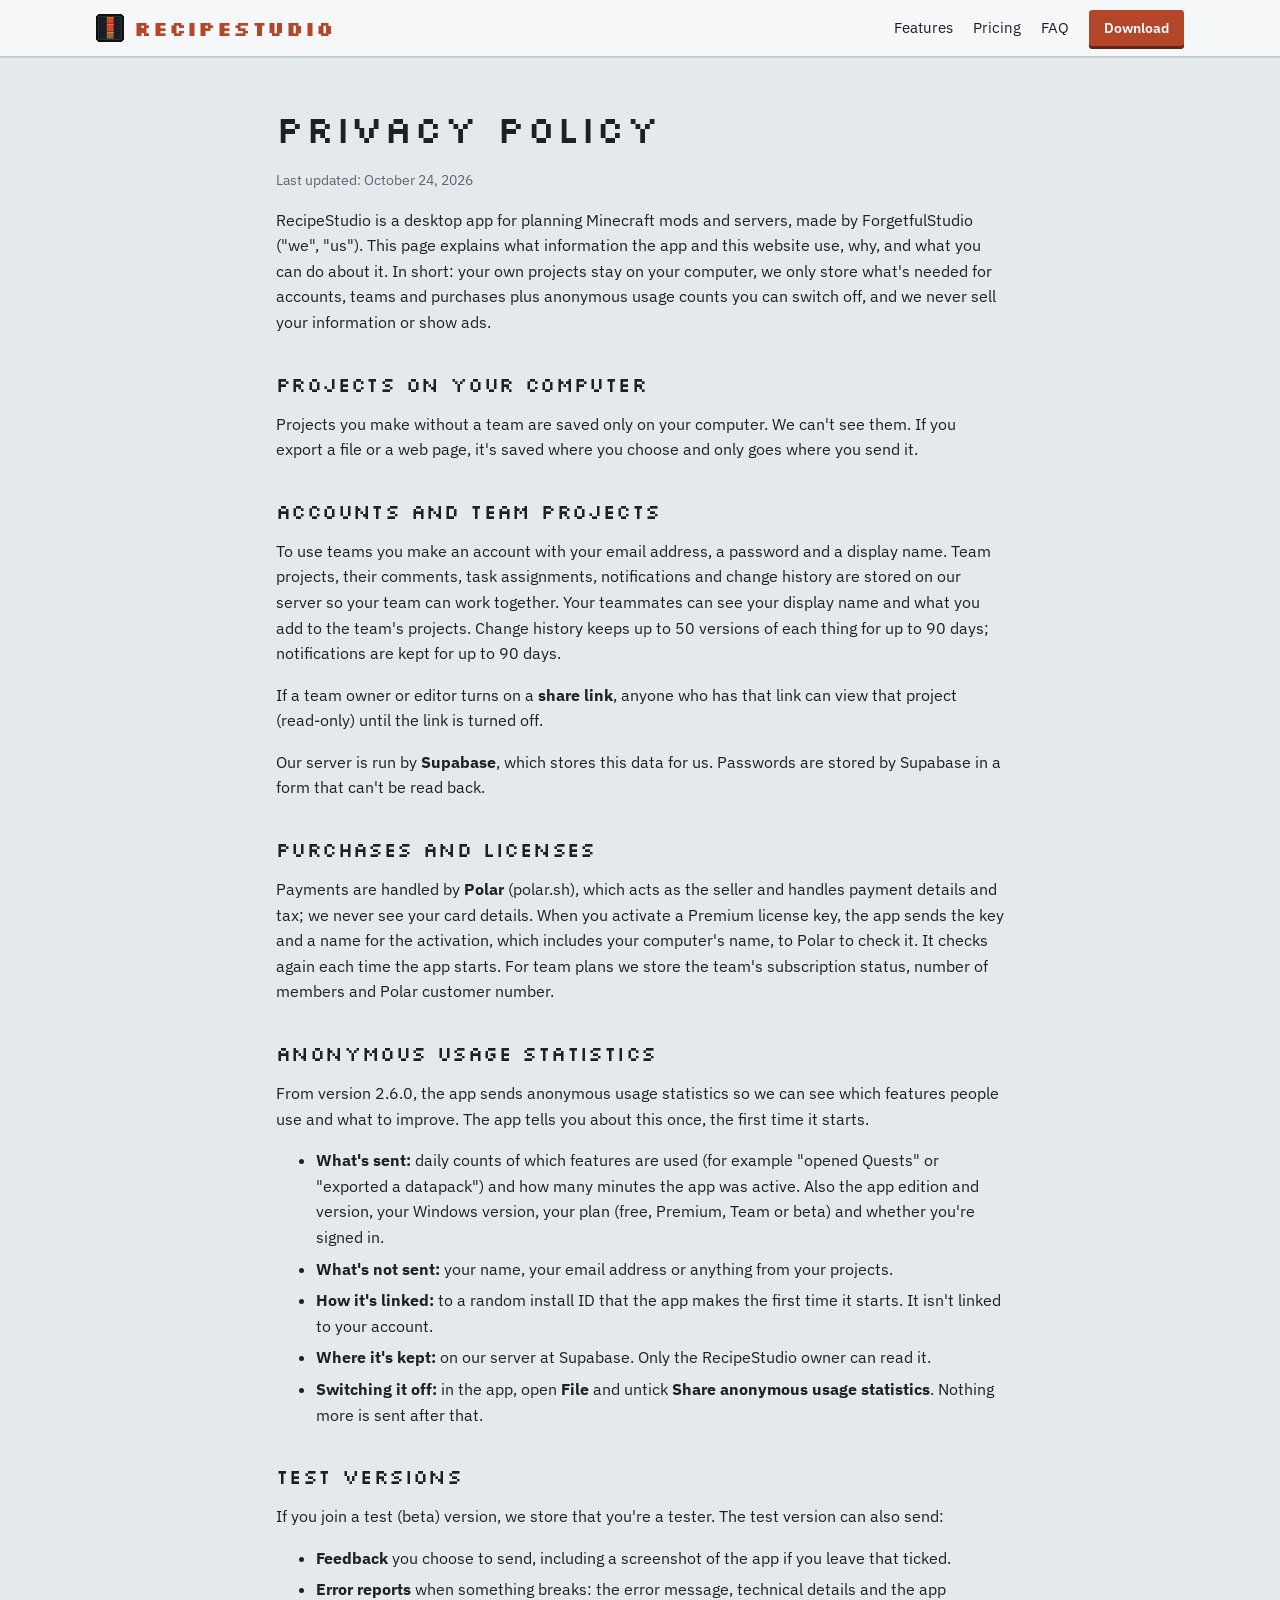
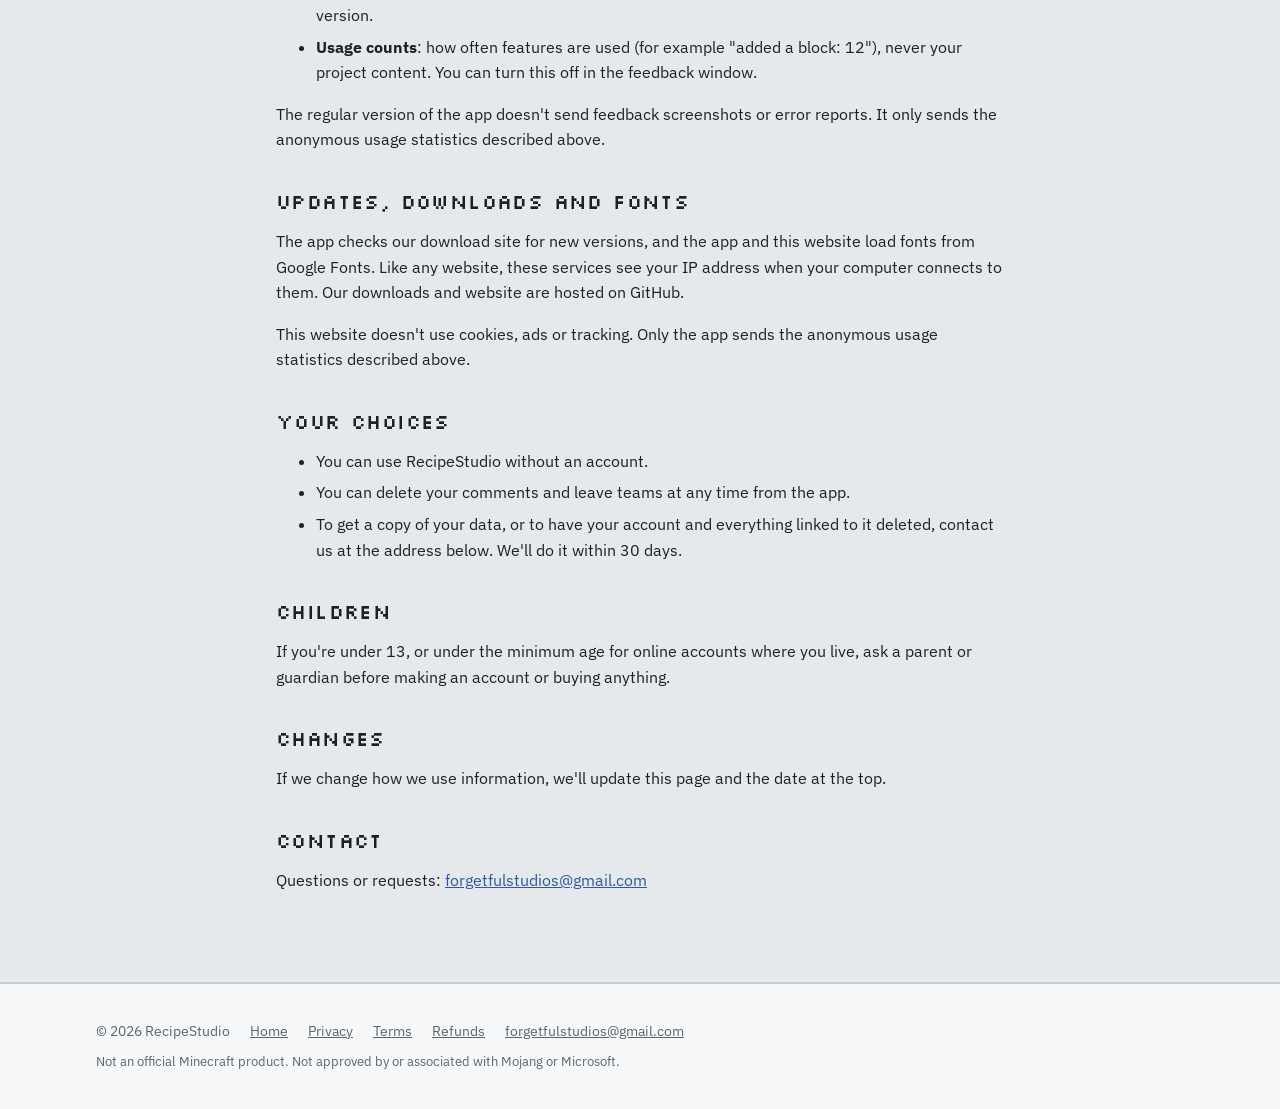
<file: privacy.html>
<!doctype html>
<html lang="en"><head>
<meta charset="utf-8">
<meta name="viewport" content="width=device-width, initial-scale=1">
<title>Privacy · RecipeStudio</title>
<meta name="description" content="What information RecipeStudio and this website use, why, and how to switch things off or ask for your data to be deleted.">
<meta property="og:title" content="Privacy · RecipeStudio">
<meta property="og:description" content="What information RecipeStudio and this website use, why, and how to switch things off or ask for your data to be deleted.">
<link rel="icon" href="icon.png">
<link rel="preconnect" href="https://fonts.googleapis.com"><link rel="preconnect" href="https://fonts.gstatic.com" crossorigin="">
<link rel="stylesheet" href="https://fonts.googleapis.com/css2?family=Silkscreen:wght@400;700&amp;family=IBM+Plex+Sans:wght@400;600;700&amp;family=IBM+Plex+Mono&amp;display=swap">
<link rel="stylesheet" href="style.css">
<script src="site-config.js"></script>
</head>
<body>
<header class="top"><div class="wrap"><a class="logo" href="./"><img src="icon.png" alt="">RECIPESTUDIO</a><nav class="links" aria-label="Main"><a href="./#features">Features</a><a href="./#pricing">Pricing</a><a href="./#faq">FAQ</a><a class="btn primary" href="./#download">Download</a></nav></div></header>
<main class="legal">

<h1>Privacy policy</h1>
<p class="small">Last updated: <span id="updated">October 24, 2026</span></p>

<p>RecipeStudio is a desktop app for planning Minecraft mods and servers, made by ForgetfulStudio ("we", "us"). This page explains what information the app and this website use, why, and what you can do about it. In short: your own projects stay on your computer, we only store what's needed for accounts, teams and purchases plus anonymous usage counts you can switch off, and we never sell your information or show ads.</p>

<h2>Projects on your computer</h2>
<p>Projects you make without a team are saved only on your computer. We can't see them. If you export a file or a web page, it's saved where you choose and only goes where you send it.</p>

<h2>Accounts and team projects</h2>
<p>To use teams you make an account with your email address, a password and a display name. Team projects, their comments, task assignments, notifications and change history are stored on our server so your team can work together. Your teammates can see your display name and what you add to the team's projects. Change history keeps up to 50 versions of each thing for up to 90 days; notifications are kept for up to 90 days.</p>
<p>If a team owner or editor turns on a <b>share link</b>, anyone who has that link can view that project (read-only) until the link is turned off.</p>
<p>Our server is run by <b>Supabase</b>, which stores this data for us. Passwords are stored by Supabase in a form that can't be read back.</p>

<h2>Purchases and licenses</h2>
<p>Payments are handled by <b>Polar</b> (polar.sh), which acts as the seller and handles payment details and tax; we never see your card details. When you activate a Premium license key, the app sends the key and a name for the activation, which includes your computer's name, to Polar to check it. It checks again each time the app starts. For team plans we store the team's subscription status, number of members and Polar customer number.</p>

<h2>Anonymous usage statistics</h2>
<p>From version 2.6.0, the app sends anonymous usage statistics so we can see which features people use and what to improve. The app tells you about this once, the first time it starts.</p>
<ul>
  <li><b>What's sent:</b> daily counts of which features are used (for example "opened Quests" or "exported a datapack") and how many minutes the app was active. Also the app edition and version, your Windows version, your plan (free, Premium, Team or beta) and whether you're signed in.</li>
  <li><b>What's not sent:</b> your name, your email address or anything from your projects.</li>
  <li><b>How it's linked:</b> to a random install ID that the app makes the first time it starts. It isn't linked to your account.</li>
  <li><b>Where it's kept:</b> on our server at Supabase. Only the RecipeStudio owner can read it.</li>
  <li><b>Switching it off:</b> in the app, open <b>File</b> and untick <b>Share anonymous usage statistics</b>. Nothing more is sent after that.</li>
</ul>

<h2>Test versions</h2>
<p>If you join a test (beta) version, we store that you're a tester. The test version can also send:</p>
<ul>
  <li><b>Feedback</b> you choose to send, including a screenshot of the app if you leave that ticked.</li>
  <li><b>Error reports</b> when something breaks: the error message, technical details and the app version.</li>
  <li><b>Usage counts</b>: how often features are used (for example "added a block: 12"), never your project content. You can turn this off in the feedback window.</li>
</ul>
<p>The regular version of the app doesn't send feedback screenshots or error reports. It only sends the anonymous usage statistics described above.</p>

<h2>Updates, downloads and fonts</h2>
<p>The app checks our download site for new versions, and the app and this website load fonts from Google Fonts. Like any website, these services see your IP address when your computer connects to them. Our downloads and website are hosted on GitHub.</p>
<p>This website doesn't use cookies, ads or tracking. Only the app sends the anonymous usage statistics described above.</p>

<h2>Your choices</h2>
<ul>
  <li>You can use RecipeStudio without an account.</li>
  <li>You can delete your comments and leave teams at any time from the app.</li>
  <li>To get a copy of your data, or to have your account and everything linked to it deleted, contact us at the address below. We'll do it within 30 days.</li>
</ul>

<h2>Children</h2>
<p>If you're under 13, or under the minimum age for online accounts where you live, ask a parent or guardian before making an account or buying anything.</p>

<h2>Changes</h2>
<p>If we change how we use information, we'll update this page and the date at the top.</p>

<h2>Contact</h2>
<p>Questions or requests: <span data-contact="">forgetfulstudios@gmail.com</span></p>
</main>
<footer><div class="wrap"><span>© <span id="year"></span> RecipeStudio</span><a href="./">Home</a><a href="privacy.html">Privacy</a><a href="terms.html">Terms</a><a href="refund.html">Refunds</a><span data-contact=""></span><span class="fine">Not an official Minecraft product. Not approved by or associated with Mojang or Microsoft.</span></div></footer>
<script src="common.js"></script>



</body></html>
</file>
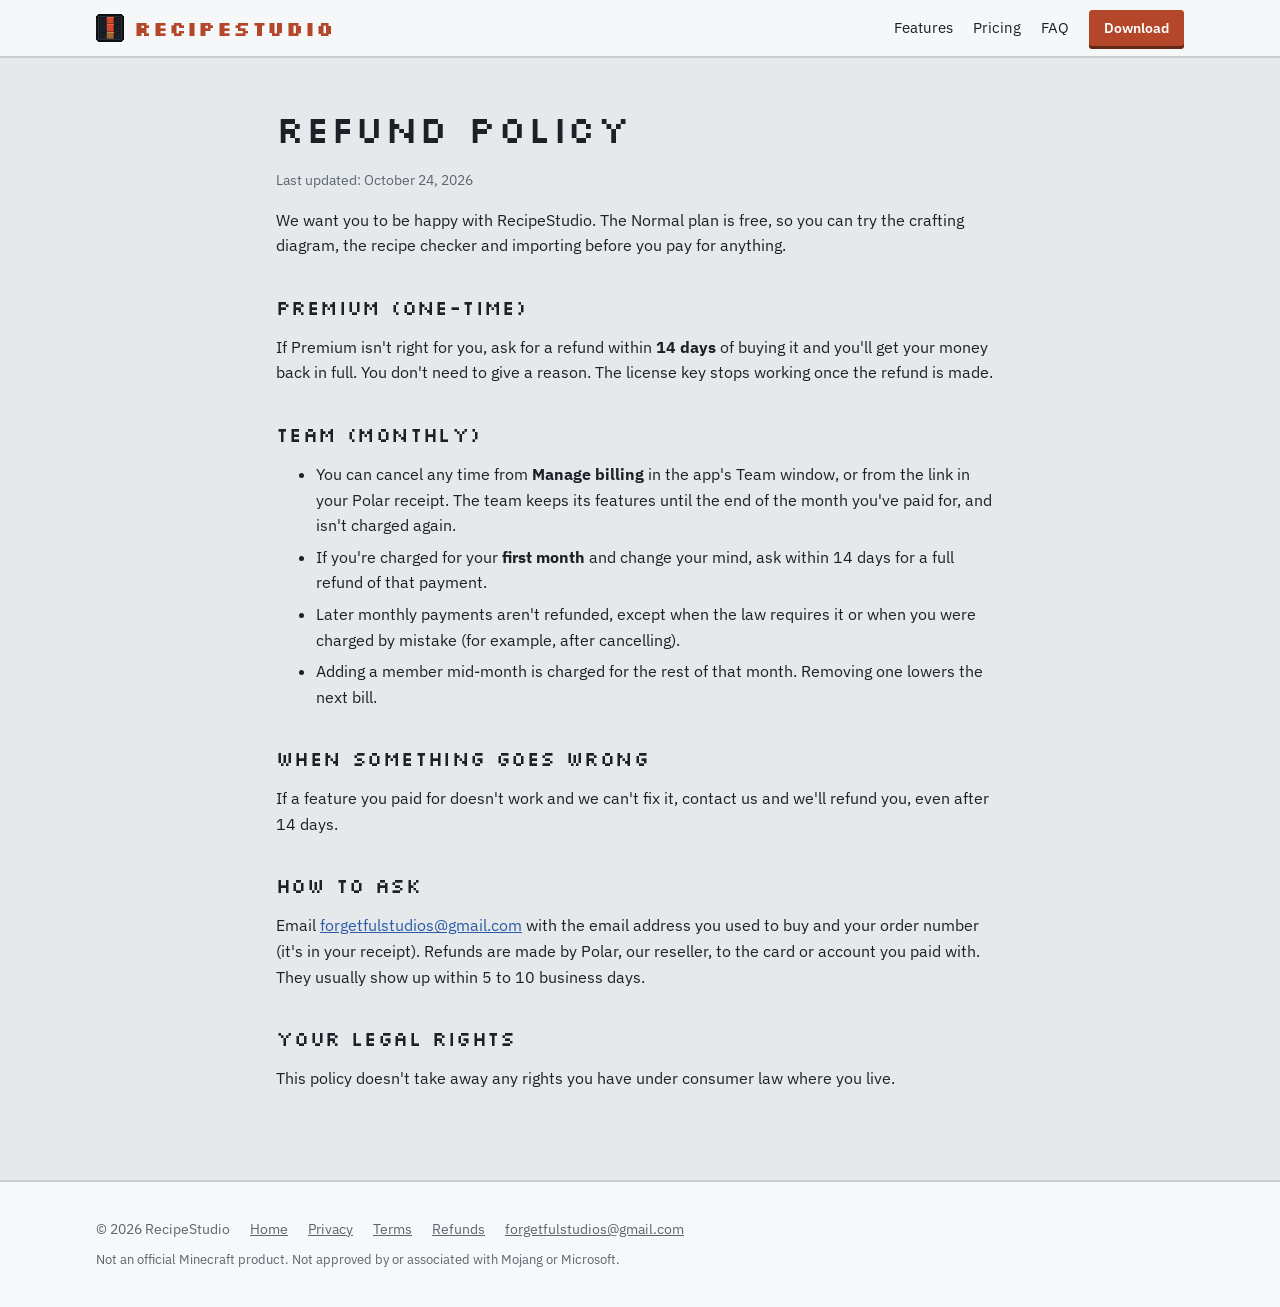
<file: refund.html>
<!doctype html>
<html lang="en"><head>
<meta charset="utf-8">
<meta name="viewport" content="width=device-width, initial-scale=1">
<title>Refund policy · RecipeStudio</title>
<meta name="description" content="Refunds for RecipeStudio Premium and Team plans: when you can get your money back and how to ask.">
<meta property="og:title" content="Refund policy · RecipeStudio">
<meta property="og:description" content="Refunds for RecipeStudio Premium and Team plans: when you can get your money back and how to ask.">
<link rel="icon" href="icon.png">
<link rel="preconnect" href="https://fonts.googleapis.com"><link rel="preconnect" href="https://fonts.gstatic.com" crossorigin="">
<link rel="stylesheet" href="https://fonts.googleapis.com/css2?family=Silkscreen:wght@400;700&amp;family=IBM+Plex+Sans:wght@400;600;700&amp;family=IBM+Plex+Mono&amp;display=swap">
<link rel="stylesheet" href="style.css">
<script src="site-config.js"></script>
</head>
<body>
<header class="top"><div class="wrap"><a class="logo" href="./"><img src="icon.png" alt="">RECIPESTUDIO</a><nav class="links" aria-label="Main"><a href="./#features">Features</a><a href="./#pricing">Pricing</a><a href="./#faq">FAQ</a><a class="btn primary" href="./#download">Download</a></nav></div></header>
<main class="legal">

<h1>Refund policy</h1>
<p class="small">Last updated: October 24, 2026</p>

<p>We want you to be happy with RecipeStudio. The Normal plan is free, so you can try the crafting diagram, the recipe checker and importing before you pay for anything.</p>

<h2>Premium (one-time)</h2>
<p>If Premium isn't right for you, ask for a refund within <b>14 days</b> of buying it and you'll get your money back in full. You don't need to give a reason. The license key stops working once the refund is made.</p>

<h2>Team (monthly)</h2>
<ul>
  <li>You can cancel any time from <b>Manage billing</b> in the app's Team window, or from the link in your Polar receipt. The team keeps its features until the end of the month you've paid for, and isn't charged again.</li>
  <li>If you're charged for your <b>first month</b> and change your mind, ask within 14 days for a full refund of that payment.</li>
  <li>Later monthly payments aren't refunded, except when the law requires it or when you were charged by mistake (for example, after cancelling).</li>
  <li>Adding a member mid-month is charged for the rest of that month. Removing one lowers the next bill.</li>
</ul>

<h2>When something goes wrong</h2>
<p>If a feature you paid for doesn't work and we can't fix it, contact us and we'll refund you, even after 14 days.</p>

<h2>How to ask</h2>
<p>Email <span data-contact="">forgetfulstudios@gmail.com</span> with the email address you used to buy and your order number (it's in your receipt). Refunds are made by Polar, our reseller, to the card or account you paid with. They usually show up within 5 to 10 business days.</p>

<h2>Your legal rights</h2>
<p>This policy doesn't take away any rights you have under consumer law where you live.</p>
</main>
<footer><div class="wrap"><span>© <span id="year"></span> RecipeStudio</span><a href="./">Home</a><a href="privacy.html">Privacy</a><a href="terms.html">Terms</a><a href="refund.html">Refunds</a><span data-contact=""></span><span class="fine">Not an official Minecraft product. Not approved by or associated with Mojang or Microsoft.</span></div></footer>
<script src="common.js"></script>



</body></html>
</file>
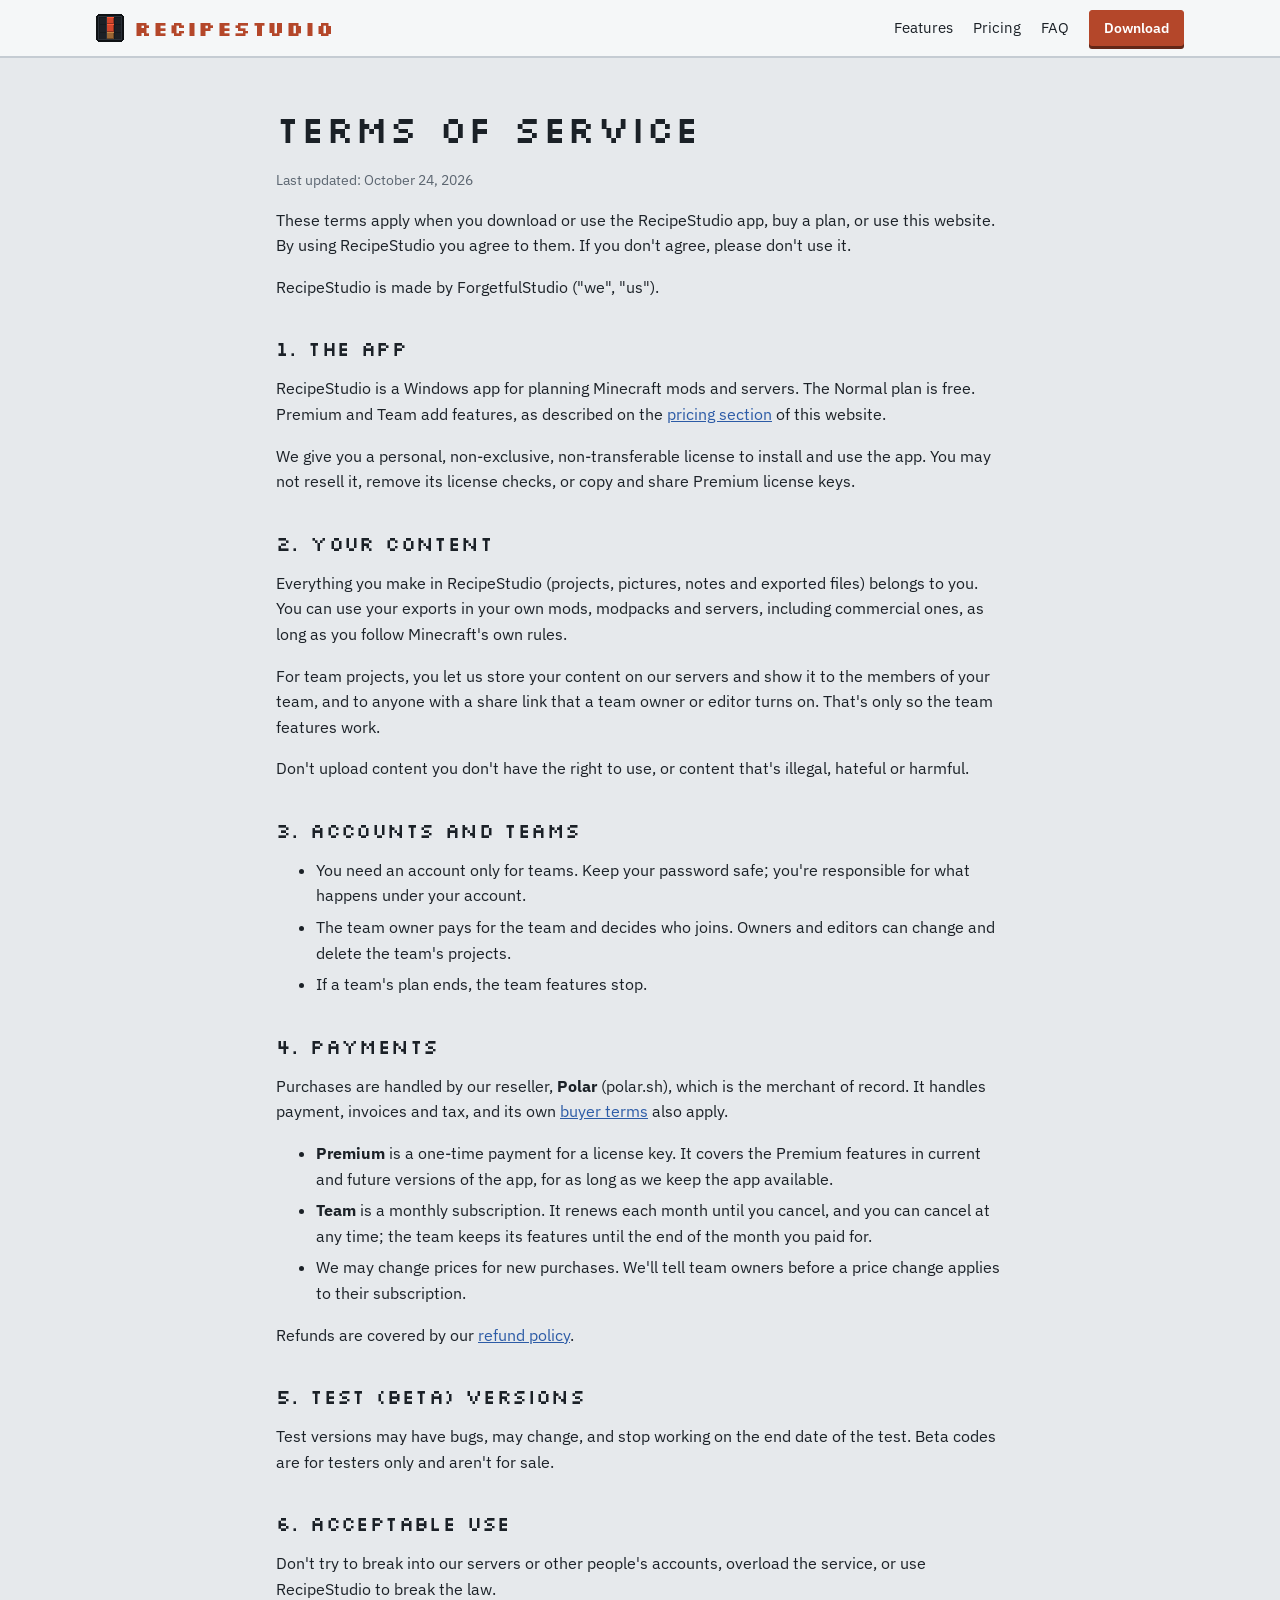
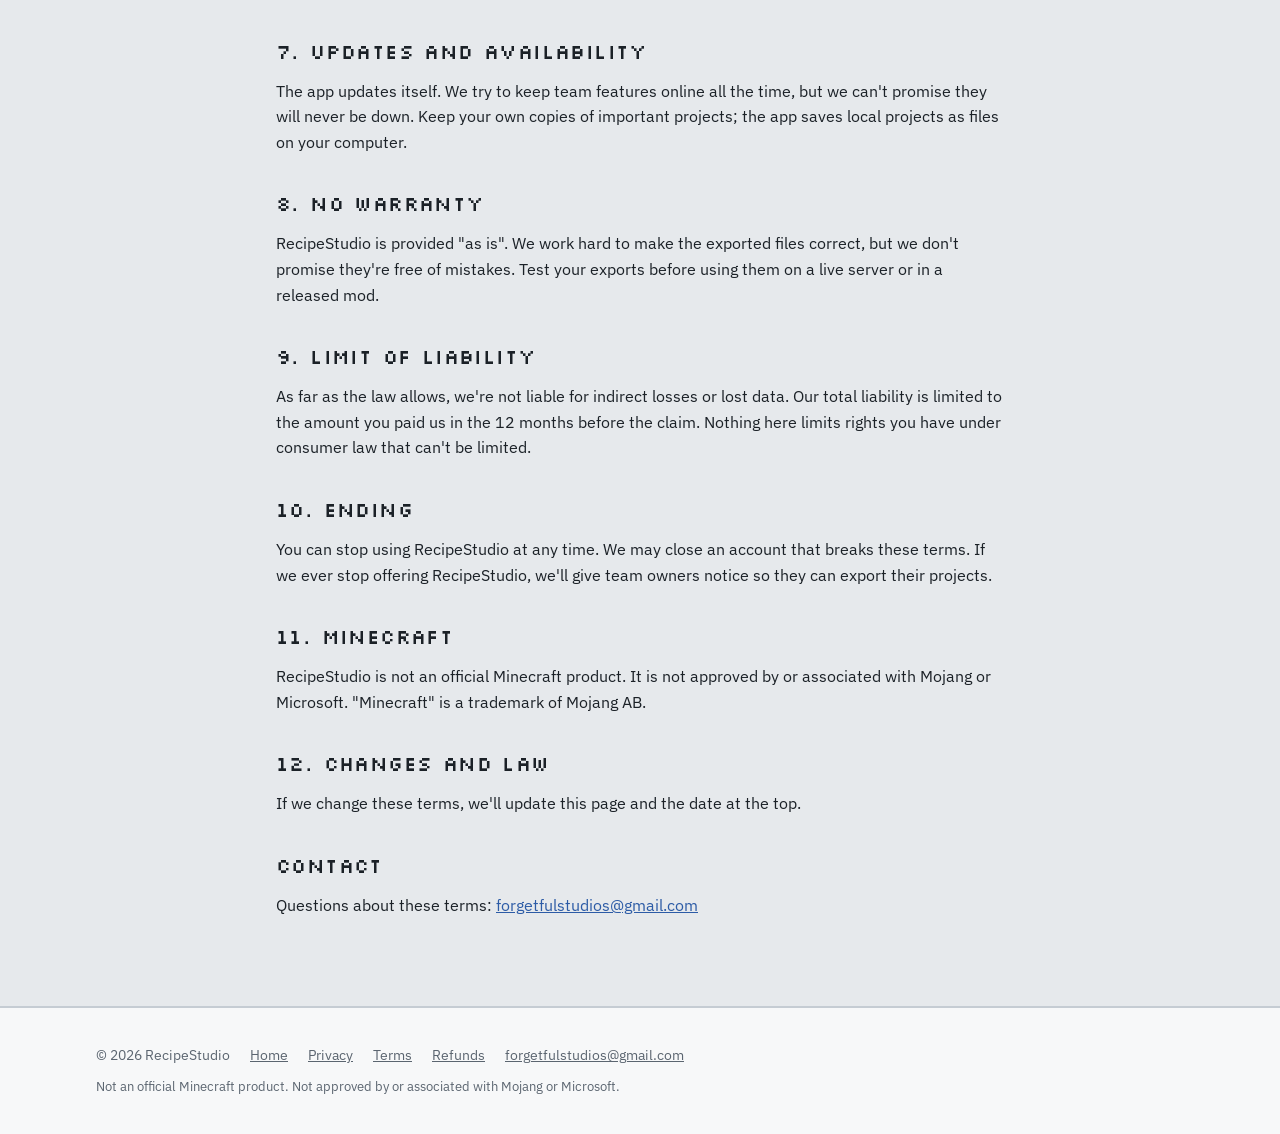
<file: terms.html>
<!doctype html>
<html lang="en"><head>
<meta charset="utf-8">
<meta name="viewport" content="width=device-width, initial-scale=1">
<title>Terms of Service · RecipeStudio</title>
<meta name="description" content="The terms for using RecipeStudio, buying Premium or a Team plan, and using this website.">
<meta property="og:title" content="Terms of Service · RecipeStudio">
<meta property="og:description" content="The terms for using RecipeStudio, buying Premium or a Team plan, and using this website.">
<link rel="icon" href="icon.png">
<link rel="preconnect" href="https://fonts.googleapis.com"><link rel="preconnect" href="https://fonts.gstatic.com" crossorigin="">
<link rel="stylesheet" href="https://fonts.googleapis.com/css2?family=Silkscreen:wght@400;700&amp;family=IBM+Plex+Sans:wght@400;600;700&amp;family=IBM+Plex+Mono&amp;display=swap">
<link rel="stylesheet" href="style.css">
<script src="site-config.js"></script>
</head>
<body>
<header class="top"><div class="wrap"><a class="logo" href="./"><img src="icon.png" alt="">RECIPESTUDIO</a><nav class="links" aria-label="Main"><a href="./#features">Features</a><a href="./#pricing">Pricing</a><a href="./#faq">FAQ</a><a class="btn primary" href="./#download">Download</a></nav></div></header>
<main class="legal">

<h1>Terms of Service</h1>
<p class="small">Last updated: October 24, 2026</p>

<p>These terms apply when you download or use the RecipeStudio app, buy a plan, or use this website. By using RecipeStudio you agree to them. If you don't agree, please don't use it.</p>
<p>RecipeStudio is made by ForgetfulStudio ("we", "us").</p>

<h2>1. The app</h2>
<p>RecipeStudio is a Windows app for planning Minecraft mods and servers. The Normal plan is free. Premium and Team add features, as described on the <a href="./#pricing">pricing section</a> of this website.</p>
<p>We give you a personal, non-exclusive, non-transferable license to install and use the app. You may not resell it, remove its license checks, or copy and share Premium license keys.</p>

<h2>2. Your content</h2>
<p>Everything you make in RecipeStudio (projects, pictures, notes and exported files) belongs to you. You can use your exports in your own mods, modpacks and servers, including commercial ones, as long as you follow Minecraft's own rules.</p>
<p>For team projects, you let us store your content on our servers and show it to the members of your team, and to anyone with a share link that a team owner or editor turns on. That's only so the team features work.</p>
<p>Don't upload content you don't have the right to use, or content that's illegal, hateful or harmful.</p>

<h2>3. Accounts and teams</h2>
<ul>
  <li>You need an account only for teams. Keep your password safe; you're responsible for what happens under your account.</li>
  <li>The team owner pays for the team and decides who joins. Owners and editors can change and delete the team's projects.</li>
  <li>If a team's plan ends, the team features stop.</li>
</ul>

<h2>4. Payments</h2>
<p>Purchases are handled by our reseller, <b>Polar</b> (polar.sh), which is the merchant of record. It handles payment, invoices and tax, and its own <a href="https://polar.sh/legal/checkout-buyer-terms" rel="noopener">buyer terms</a> also apply.</p>
<ul>
  <li><b>Premium</b> is a one-time payment for a license key. It covers the Premium features in current and future versions of the app, for as long as we keep the app available.</li>
  <li><b>Team</b> is a monthly subscription. It renews each month until you cancel, and you can cancel at any time; the team keeps its features until the end of the month you paid for.</li>
  <li>We may change prices for new purchases. We'll tell team owners before a price change applies to their subscription.</li>
</ul>
<p>Refunds are covered by our <a href="refund.html">refund policy</a>.</p>

<h2>5. Test (beta) versions</h2>
<p>Test versions may have bugs, may change, and stop working on the end date of the test. Beta codes are for testers only and aren't for sale.</p>

<h2>6. Acceptable use</h2>
<p>Don't try to break into our servers or other people's accounts, overload the service, or use RecipeStudio to break the law.</p>

<h2>7. Updates and availability</h2>
<p>The app updates itself. We try to keep team features online all the time, but we can't promise they will never be down. Keep your own copies of important projects; the app saves local projects as files on your computer.</p>

<h2>8. No warranty</h2>
<p>RecipeStudio is provided "as is". We work hard to make the exported files correct, but we don't promise they're free of mistakes. Test your exports before using them on a live server or in a released mod.</p>

<h2>9. Limit of liability</h2>
<p>As far as the law allows, we're not liable for indirect losses or lost data. Our total liability is limited to the amount you paid us in the 12 months before the claim. Nothing here limits rights you have under consumer law that can't be limited.</p>

<h2>10. Ending</h2>
<p>You can stop using RecipeStudio at any time. We may close an account that breaks these terms. If we ever stop offering RecipeStudio, we'll give team owners notice so they can export their projects.</p>

<h2>11. Minecraft</h2>
<p>RecipeStudio is not an official Minecraft product. It is not approved by or associated with Mojang or Microsoft. "Minecraft" is a trademark of Mojang AB.</p>

<h2>12. Changes and law</h2>
<p>If we change these terms, we'll update this page and the date at the top.</p>

<h2>Contact</h2>
<p>Questions about these terms: <span data-contact="">forgetfulstudios@gmail.com</span></p>
</main>
<footer><div class="wrap"><span>© <span id="year"></span> RecipeStudio</span><a href="./">Home</a><a href="privacy.html">Privacy</a><a href="terms.html">Terms</a><a href="refund.html">Refunds</a><span data-contact=""></span><span class="fine">Not an official Minecraft product. Not approved by or associated with Mojang or Microsoft.</span></div></footer>
<script src="common.js"></script>




</body></html>
</file>
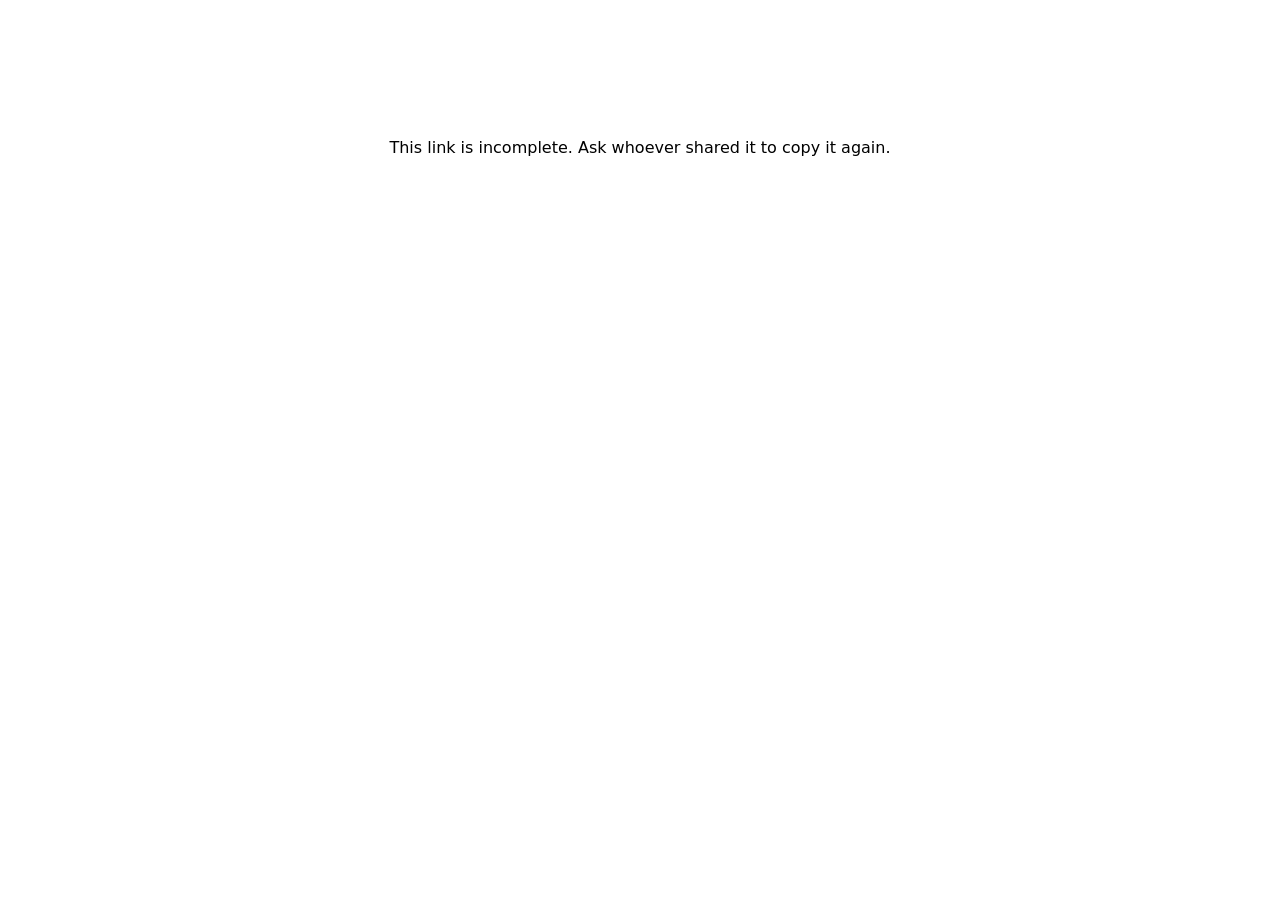
<file: view.html>
<!doctype html>
<html lang="en">
<head>
<meta charset="utf-8">
<meta name="viewport" content="width=device-width, initial-scale=1">
<meta name="robots" content="noindex">
<title>Shared project · RecipeStudio</title>
<link rel="icon" href="icon.png">
<script src="site-config.js"></script>
<script src="viewer.js"></script>
<style>.v-msg{max-width:560px;margin:15vh auto;padding:0 16px;text-align:center;font:16px/1.6 system-ui,sans-serif}</style>
</head>
<body>
<div id="app"><p class="v-msg">Loading the shared project…</p></div>
<script>
// A read-only view of a team project, opened from a share link (view.html#<token>). No account needed.
(async () => {
  const app = document.getElementById('app'), S = window.SITE || {}, token = location.hash.slice(1);
  const say = html => { app.innerHTML = `<p class="v-msg">${html}</p>`; };
  if (!token || token.length < 20) return say('This link is incomplete. Ask whoever shared it to copy it again.');
  try {
    const r = await fetch(`${S.supabaseUrl}/rest/v1/rpc/get_shared_project`, {
      method: 'POST',
      headers: { apikey: S.supabaseAnonKey, Authorization: 'Bearer ' + S.supabaseAnonKey, 'Content-Type': 'application/json' },
      body: JSON.stringify({ share_token: token })
    });
    const data = r.ok ? await r.json() : null;
    if (!data) return say('This link doesn\'t work any more. It may have been turned off, or the team\'s plan has ended.');
    const of = k => data.items.filter(i => i.kind === k).map(i => i.data);
    const P = { name: data.name, crafting: { nodes: of('node'), edges: of('edge') }, mobs: of('mob'), dims: of('dim'), items: of('item'), quests: of('quest'), shop: of('shop'), ranks: of('rank') };
    document.title = `${data.name} · RecipeStudio`;
    const v = RSViewerFactory(), st = document.createElement('style'); st.textContent = v.css; document.head.appendChild(st);
    v.render(app, P);
  } catch (e) { say('The project couldn\'t be loaded. Check your internet connection and reload the page.'); }
})();
</script>
</body>
</html>
</file>
<file: style.css>
:root {
  --bg: #E6E9EC; --panel: #F7F8F9; --sunk: #DCE0E4; --ink: #1B2127; --muted: #5B6570; --line: #C5CCD3;
  --accent: #B4472A; --accent-ink: #FFFFFF; --lapis: #2C5BA6; --ok: #2F855A;
  --night: #15181C; --night-panel: #1E2227; --night-ink: #E3E7EB; --night-muted: #9AA5B0; --night-line: #363D45; --night-accent: #E2724C;
  --f-display: "Silkscreen", "Courier New", monospace;
  --f-body: "IBM Plex Sans", system-ui, -apple-system, "Segoe UI", sans-serif;
  --f-mono: "IBM Plex Mono", ui-monospace, Consolas, monospace;
}
@media (prefers-color-scheme: dark) { :root {
  --bg: #15181C; --panel: #1E2227; --sunk: #262B31; --ink: #E3E7EB; --muted: #8E99A4; --line: #363D45;
  --accent: #E2724C; --accent-ink: #1A0E09; --lapis: #79A3E6; --ok: #5CC28A;
  --night: #0F1215; --night-panel: #181C20; --night-line: #2C3238; } }
* { box-sizing: border-box; }
html { scroll-behavior: smooth; scroll-padding-top: 72px; }
body { margin: 0; background: var(--bg); color: var(--ink); font: 16px/1.6 var(--f-body); }
a { color: var(--lapis); }
img { max-width: 100%; display: block; }
code { font-family: var(--f-mono); font-size: .92em; background: var(--sunk); padding: 1px 5px; border-radius: 3px; }
.wrap { max-width: 1120px; margin: 0 auto; padding: 0 16px; }
.small { font-size: 13.5px; color: var(--muted); }
.skip { position: absolute; left: -999px; }
.skip:focus { left: 16px; top: 8px; z-index: 50; background: var(--panel); padding: 8px 12px; }

/* header */
header.top { position: sticky; top: 0; z-index: 20; background: color-mix(in srgb, var(--panel) 92%, transparent); backdrop-filter: blur(8px); border-bottom: 2px solid var(--line); }
header.top .wrap { display: flex; align-items: center; gap: 16px; padding-block: 10px; }
.logo { display: flex; align-items: center; gap: 10px; font-family: var(--f-display); font-weight: 700; font-size: 20px; color: var(--accent); text-decoration: none; letter-spacing: .04em; white-space: nowrap; }
.logo img { width: 28px; height: 28px; image-rendering: pixelated; object-fit: contain; }
nav.links { margin-left: auto; display: flex; align-items: center; gap: 20px; }
nav.links a { color: var(--ink); text-decoration: none; font-size: 15px; }
nav.links a:hover { color: var(--accent); }
nav.links .btn { padding: 6px 14px; font-size: 14px; color: var(--accent-ink); }

/* buttons */
.btn { display: inline-flex; align-items: center; justify-content: center; gap: 8px; border: 1px solid var(--line); background: var(--panel); color: var(--ink); padding: 11px 20px; border-radius: 3px; font-weight: 600; text-decoration: none; box-shadow: 0 3px 0 var(--line); cursor: pointer; font-size: 16px; transition: transform .08s, box-shadow .08s; }
.btn:hover { transform: translateY(-1px); box-shadow: 0 4px 0 var(--line); }
.btn:active { transform: translateY(2px); box-shadow: 0 1px 0 var(--line); }
.btn.primary { background: var(--accent); color: var(--accent-ink); border-color: var(--accent); box-shadow: 0 3px 0 color-mix(in srgb, var(--accent) 55%, #000); }
.btn.primary:hover { box-shadow: 0 4px 0 color-mix(in srgb, var(--accent) 55%, #000); }
.btn[aria-disabled="true"] { opacity: .6; pointer-events: none; }
.btn-row { display: flex; gap: 12px; flex-wrap: wrap; }

/* type */
h1, h2, h3 { text-wrap: balance; line-height: 1.2; }
h1 { font-family: var(--f-display); font-weight: 400; font-size: clamp(30px, 5.2vw, 52px); margin: 0 0 18px; letter-spacing: .02em; }
h2 { font-family: var(--f-display); font-weight: 400; font-size: clamp(24px, 3.2vw, 34px); margin: 0 0 14px; letter-spacing: .02em; }
h3 { font-size: 19px; margin: 0 0 6px; }
.eyebrow { font-family: var(--f-display); font-size: 13px; letter-spacing: .12em; text-transform: uppercase; color: var(--accent); margin: 0 0 10px; }
.section-lead { color: var(--muted); font-size: 18px; max-width: 680px; margin: 0 0 32px; }
p { text-wrap: pretty; }

/* screenshots: always centred in their frame, whatever their shape */
.frame { position: relative; display: flex; align-items: center; justify-content: center; aspect-ratio: 1424 / 861; background: var(--night); border: 2px solid var(--line); border-radius: 4px; overflow: hidden; box-shadow: 0 18px 44px rgba(0,0,0,.22); }
.frame img { width: 100%; height: 100%; object-fit: contain; object-position: center; }
.frame.zoom img { cursor: zoom-in; }

/* hero (always dark, like the app) */
.hero { background: var(--night); color: var(--night-ink); padding: 64px 0 0; overflow: hidden; border-bottom: 2px solid var(--night-line);
  background-image: radial-gradient(circle at 1px 1px, color-mix(in srgb, var(--night-ink) 9%, transparent) 1px, transparent 0); background-size: 22px 22px; }
.hero .wrap { display: grid; gap: 40px; }
.hero-copy { max-width: 760px; margin: 0 auto; text-align: center; }
.hero h1 span { color: var(--night-accent); }
.hero .lead { font-size: 19px; color: var(--night-muted); margin: 0 auto 26px; max-width: 640px; }
.hero .btn-row { justify-content: center; }
.hero .btn:not(.primary) { background: var(--night-panel); color: var(--night-ink); border-color: var(--night-line); box-shadow: 0 3px 0 var(--night-line); }
.hero .btn.primary { background: var(--night-accent); border-color: var(--night-accent); color: #1A0E09; }
.hero .small { color: var(--night-muted); margin-top: 14px; }
.hero .frame { border-color: var(--night-line); border-bottom: 0; border-radius: 4px 4px 0 0; box-shadow: 0 -10px 60px rgba(226,114,76,.12), 0 20px 50px rgba(0,0,0,.5); max-width: 1040px; margin: 0 auto; width: 100%; }

/* sections */
section { padding: 72px 0; }
section.alt { background: var(--panel); border-block: 2px solid var(--line); }

.steps { display: grid; grid-template-columns: repeat(3, minmax(0, 1fr)); gap: 16px; counter-reset: s; }
.step { background: var(--panel); border: 2px solid var(--line); border-radius: 4px; padding: 20px; counter-increment: s; }
.step::before { content: counter(s); display: inline-grid; place-items: center; width: 34px; height: 34px; margin-bottom: 10px; border-radius: 4px; background: var(--accent); color: var(--accent-ink); font-family: var(--f-display); font-size: 18px; }
.step p { margin: 0; color: var(--muted); font-size: 15px; }

/* feature rows */
.feature { display: grid; grid-template-columns: minmax(0, 5fr) minmax(0, 7fr); gap: 48px; align-items: center; padding: 40px 0; }
.feature + .feature { border-top: 1px dashed var(--line); }
.feature:nth-of-type(even) { grid-template-columns: minmax(0, 7fr) minmax(0, 5fr); }
.feature:nth-of-type(even) .frame { order: -1; }
.feature p { color: var(--muted); margin: 0 0 14px; }
.ticks { list-style: none; margin: 0; padding: 0; display: grid; gap: 7px; font-size: 15px; }
.ticks li { padding-left: 24px; position: relative; }
.ticks li::before { content: ""; position: absolute; left: 2px; top: .5em; width: 10px; height: 10px; background: var(--accent); border-radius: 2px; }
.tag { display: inline-block; font-family: var(--f-display); font-size: 11px; letter-spacing: .08em; padding: 2px 8px; border-radius: 3px; border: 1px solid var(--accent); color: var(--accent); vertical-align: middle; margin-left: 6px; }
.tag.free { border-color: var(--ok); color: var(--ok); }

.showcase-note { display: flex; gap: 14px; align-items: flex-start; background: var(--bg); border: 2px dashed var(--accent); border-radius: 4px; padding: 16px 18px; margin: 0 0 8px; }
.showcase-note .ico { flex: none; width: 36px; height: 36px; display: grid; place-items: center; border-radius: 4px; background: color-mix(in srgb, var(--accent) 16%, transparent); color: var(--accent); }
.showcase-note .ico svg { width: 20px; height: 20px; }
.showcase-note p { margin: 0; font-size: 15px; }
.showcase-note p + p { margin-top: 4px; color: var(--muted); }
.grid { display: grid; grid-template-columns: repeat(auto-fill, minmax(250px, 1fr)); gap: 16px; }
.card { background: var(--bg); border: 2px solid var(--line); border-radius: 4px; padding: 20px; }
section:not(.alt) .card { background: var(--panel); }
.card p { margin: 0; color: var(--muted); font-size: 15px; }
.card .ico { width: 36px; height: 36px; display: grid; place-items: center; border-radius: 4px; background: color-mix(in srgb, var(--accent) 16%, transparent); color: var(--accent); margin-bottom: 12px; }
.card .ico svg { width: 20px; height: 20px; }

.formats { display: flex; flex-wrap: wrap; gap: 8px; margin-top: 20px; }
.formats span { font-family: var(--f-mono); font-size: 13.5px; padding: 5px 10px; border: 1px solid var(--line); border-radius: 4px; background: var(--panel); }

/* pricing */
.plans { display: grid; grid-template-columns: repeat(3, minmax(0, 1fr)); gap: 16px; align-items: stretch; }
.plan { background: var(--bg); border: 2px solid var(--line); border-radius: 4px; padding: 24px; display: flex; flex-direction: column; gap: 12px; position: relative; }
.plan.featured { border-color: var(--accent); box-shadow: 0 0 0 4px color-mix(in srgb, var(--accent) 14%, transparent); }
.plan .badge { position: absolute; top: -13px; left: 22px; background: var(--accent); color: var(--accent-ink); font-family: var(--f-display); font-size: 11px; letter-spacing: .08em; padding: 3px 10px; border-radius: 3px; }
.plan h3 { font-family: var(--f-display); font-weight: 400; font-size: 20px; letter-spacing: .04em; margin: 0; }
.plan .price { font-size: 38px; font-weight: 700; margin: 0; line-height: 1.1; }
.plan .price small { font-size: 15px; font-weight: 400; color: var(--muted); }
.plan .who { color: var(--muted); font-size: 15px; margin: 0; }
.plan ul { margin: 0; padding: 0; list-style: none; display: grid; gap: 7px; align-content: start; font-size: 15px; flex: 1; }
.plan li { padding-left: 24px; position: relative; }
.plan li::before { content: "✓"; position: absolute; left: 2px; color: var(--ok); font-weight: 700; }
.plan .btn { width: 100%; }

/* download */
.download { text-align: center; }
.download .install { display: grid; grid-template-columns: repeat(3, minmax(0, 1fr)); gap: 16px; text-align: left; margin: 36px auto 0; max-width: 900px; }

/* faq */
.faq { max-width: 820px; }
.faq details { border-bottom: 1px solid var(--line); padding: 14px 0; }
.faq summary { cursor: pointer; font-weight: 600; font-size: 17px; list-style: none; display: flex; justify-content: space-between; gap: 16px; }
.faq summary::-webkit-details-marker { display: none; }
.faq summary::after { content: "+"; font-family: var(--f-display); color: var(--accent); }
.faq details[open] summary::after { content: "−"; }
.faq details p { margin: 8px 0 0; color: var(--muted); }

/* footer */
footer { padding: 36px 0; color: var(--muted); font-size: 14px; border-top: 2px solid var(--line); background: var(--panel); }
footer .wrap { display: flex; gap: 10px 20px; flex-wrap: wrap; align-items: center; }
footer a { color: var(--muted); }
footer a:hover { color: var(--accent); }
footer .fine { flex-basis: 100%; font-size: 13px; }

/* legal pages */
.legal { max-width: 760px; padding: 48px 16px 72px; margin: 0 auto; }
.legal h1 { font-size: clamp(26px, 4vw, 38px); }
.legal h2 { font-size: 20px; margin-top: 36px; }
.legal li { margin-bottom: 6px; }
.draft { border: 2px dashed var(--accent); background: color-mix(in srgb, var(--accent) 8%, transparent); border-radius: 4px; padding: 12px 16px; margin: 0 0 24px; font-size: 15px; }
.fill { background: color-mix(in srgb, #F5C542 35%, transparent); padding: 0 4px; border-radius: 3px; }

/* screenshot lightbox */
.lightbox { position: fixed; inset: 0; z-index: 100; background: rgba(8,10,12,.88); display: flex; align-items: center; justify-content: center; padding: 16px; cursor: zoom-out; }
.lightbox img { max-width: 100%; max-height: 100%; object-fit: contain; border-radius: 4px; }

@media (max-width: 900px) {
  .feature, .feature:nth-of-type(even) { grid-template-columns: 1fr; gap: 20px; padding: 28px 0; }
  .feature:nth-of-type(even) .frame { order: 0; }
  .plans, .steps, .download .install { grid-template-columns: 1fr; }
  .plans { max-width: 480px; margin: 0 auto; }
}
@media (max-width: 640px) {
  nav.links a:not(.btn) { display: none; }
  section { padding: 52px 0; }
  .hero { padding-top: 40px; }
  .hero .lead { font-size: 17px; }
}
@media (max-width: 400px) {
  .logo { font-size: 16px; gap: 8px; }
  .logo img { width: 24px; height: 24px; }
  nav.links .btn { padding: 6px 10px; }
}
@media (prefers-reduced-motion: reduce) { html { scroll-behavior: auto; } .btn { transition: none; } }
.steps.steps-4 { grid-template-columns: repeat(4, minmax(0, 1fr)); }
.beta-link { margin-top: 28px; font-size: 15px; color: var(--muted); }
@media (max-width: 1000px) { .steps.steps-4 { grid-template-columns: repeat(2, minmax(0, 1fr)); } }
@media (max-width: 640px) { .steps.steps-4 { grid-template-columns: 1fr; } }
.beta-pill { display: inline-flex; align-items: center; gap: 8px; flex-wrap: wrap; justify-content: center; margin: 14px auto 0; padding: 6px 14px; border: 1px solid var(--night-line); border-radius: 999px; background: var(--night-panel); color: var(--night-muted); font-size: 14px; }
.beta-pill a { color: var(--night-accent); font-weight: 600; }
.beta-pill .tag-new { font-family: var(--f-display); font-size: 11px; letter-spacing: .08em; padding: 2px 8px; border-radius: 999px; background: var(--night-accent); color: #1A0E09; }

/* beta tutorial: numbered steps, each with its picture centred in a frame */
.tut { list-style: none; margin: 0; padding: 0; counter-reset: t; display: grid; gap: 16px; }
.tut-step { counter-increment: t; display: grid; grid-template-columns: minmax(0, 5fr) minmax(0, 7fr); gap: 24px; align-items: center; background: var(--panel); border: 2px solid var(--line); border-radius: 4px; padding: 20px; }
.tut-step:not(:has(.tut-pic)) { grid-template-columns: 1fr; }
.tut-text h3::before { content: counter(t); display: inline-grid; place-items: center; width: 30px; height: 30px; margin-right: 10px; border-radius: 4px; background: var(--accent); color: var(--accent-ink); font-family: var(--f-display); font-size: 16px; vertical-align: middle; }
.tut-text p { margin: 8px 0 0; color: var(--muted); }
.tut-pic { display: flex; align-items: center; justify-content: center; background: var(--night); border: 2px solid var(--line); border-radius: 4px; padding: 10px; overflow: hidden; }
.tut-pic img { max-width: 100%; max-height: 360px; object-fit: contain; object-position: center; }
@media (max-width: 800px) { .tut-step { grid-template-columns: 1fr; } }

/* "Windows protected your PC" explanation under the download steps */
.smartscreen-note { display: flex; gap: 14px; align-items: flex-start; text-align: left; max-width: 900px; margin: 20px auto 0; background: var(--panel); border: 2px solid var(--lapis); border-radius: 4px; padding: 16px 18px; }
.smartscreen-note .ico { flex: none; width: 36px; height: 36px; display: grid; place-items: center; border-radius: 4px; background: color-mix(in srgb, var(--lapis) 16%, transparent); color: var(--lapis); }
.smartscreen-note .ico svg { width: 20px; height: 20px; }
.smartscreen-note p { margin: 0; font-size: 15px; color: var(--muted); }
.smartscreen-note p:first-child { color: var(--ink); }
.smartscreen-note p + p { margin-top: 6px; }
</file>
